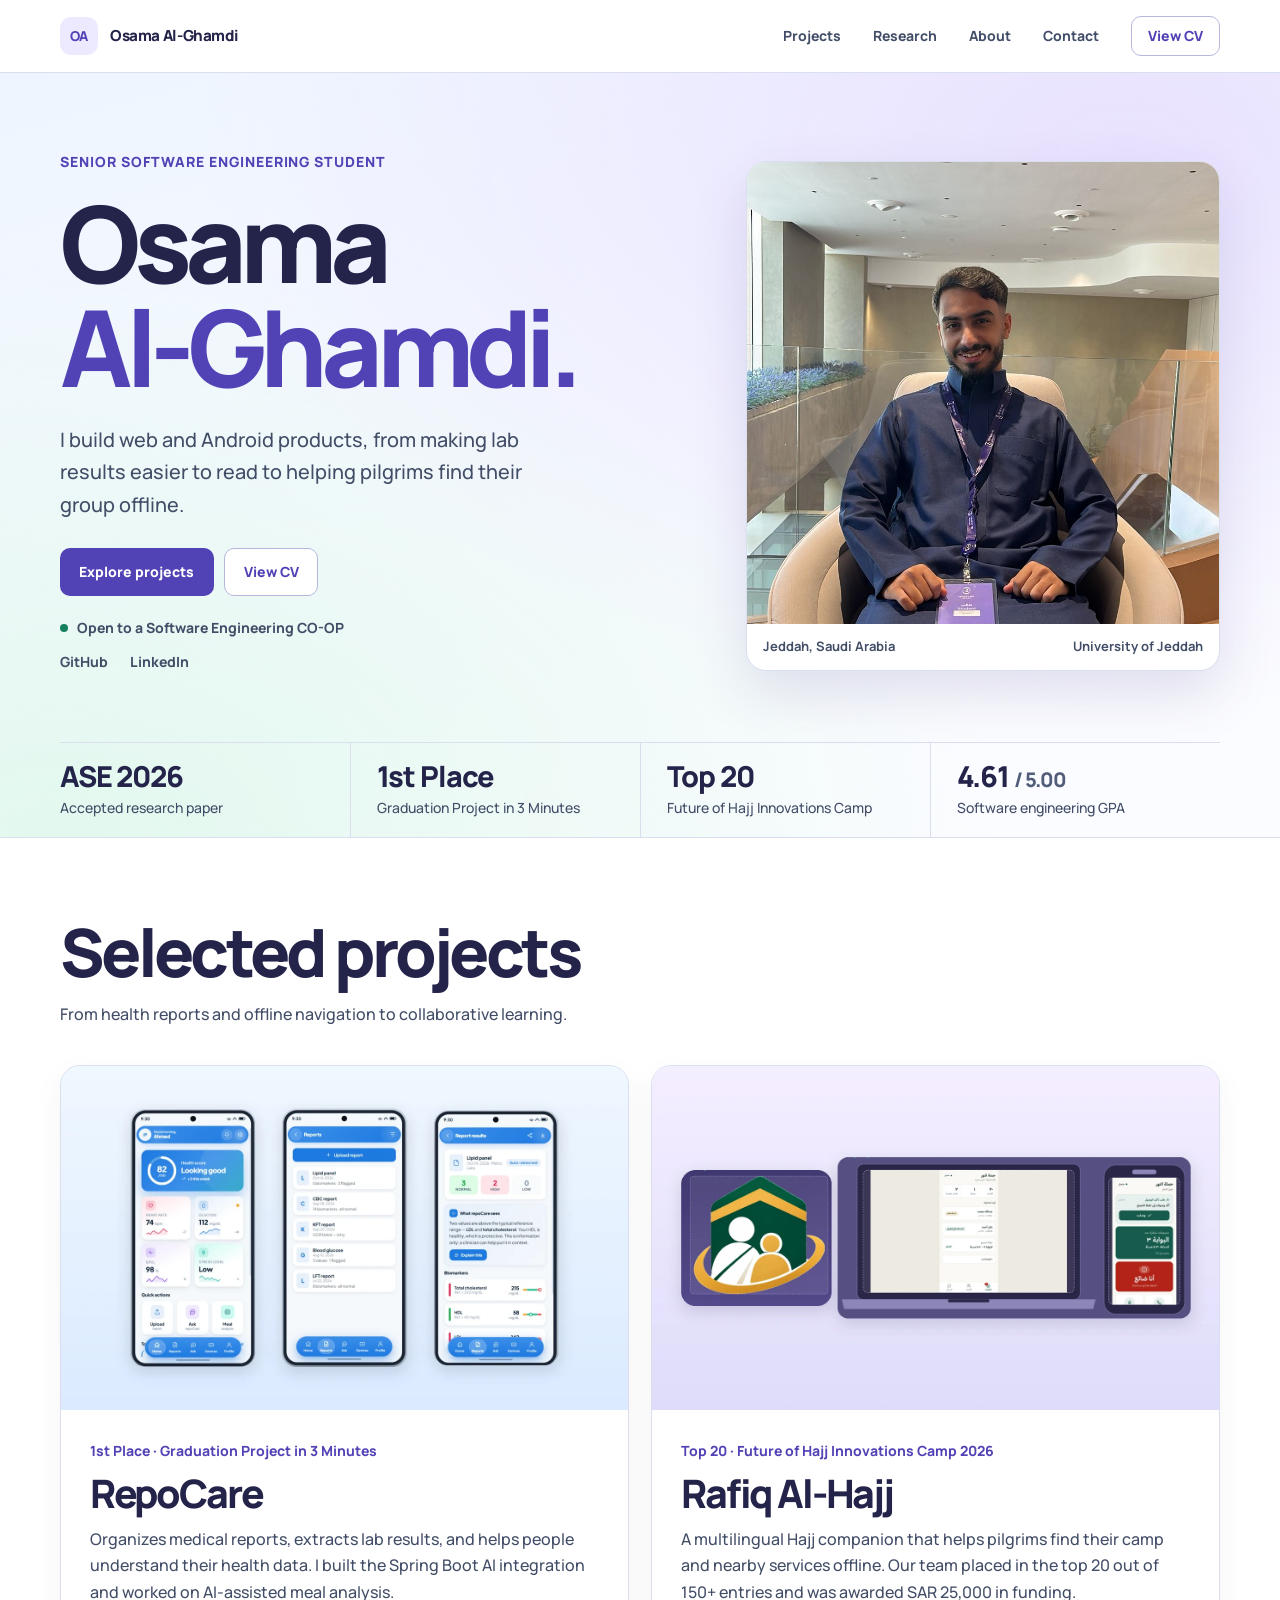
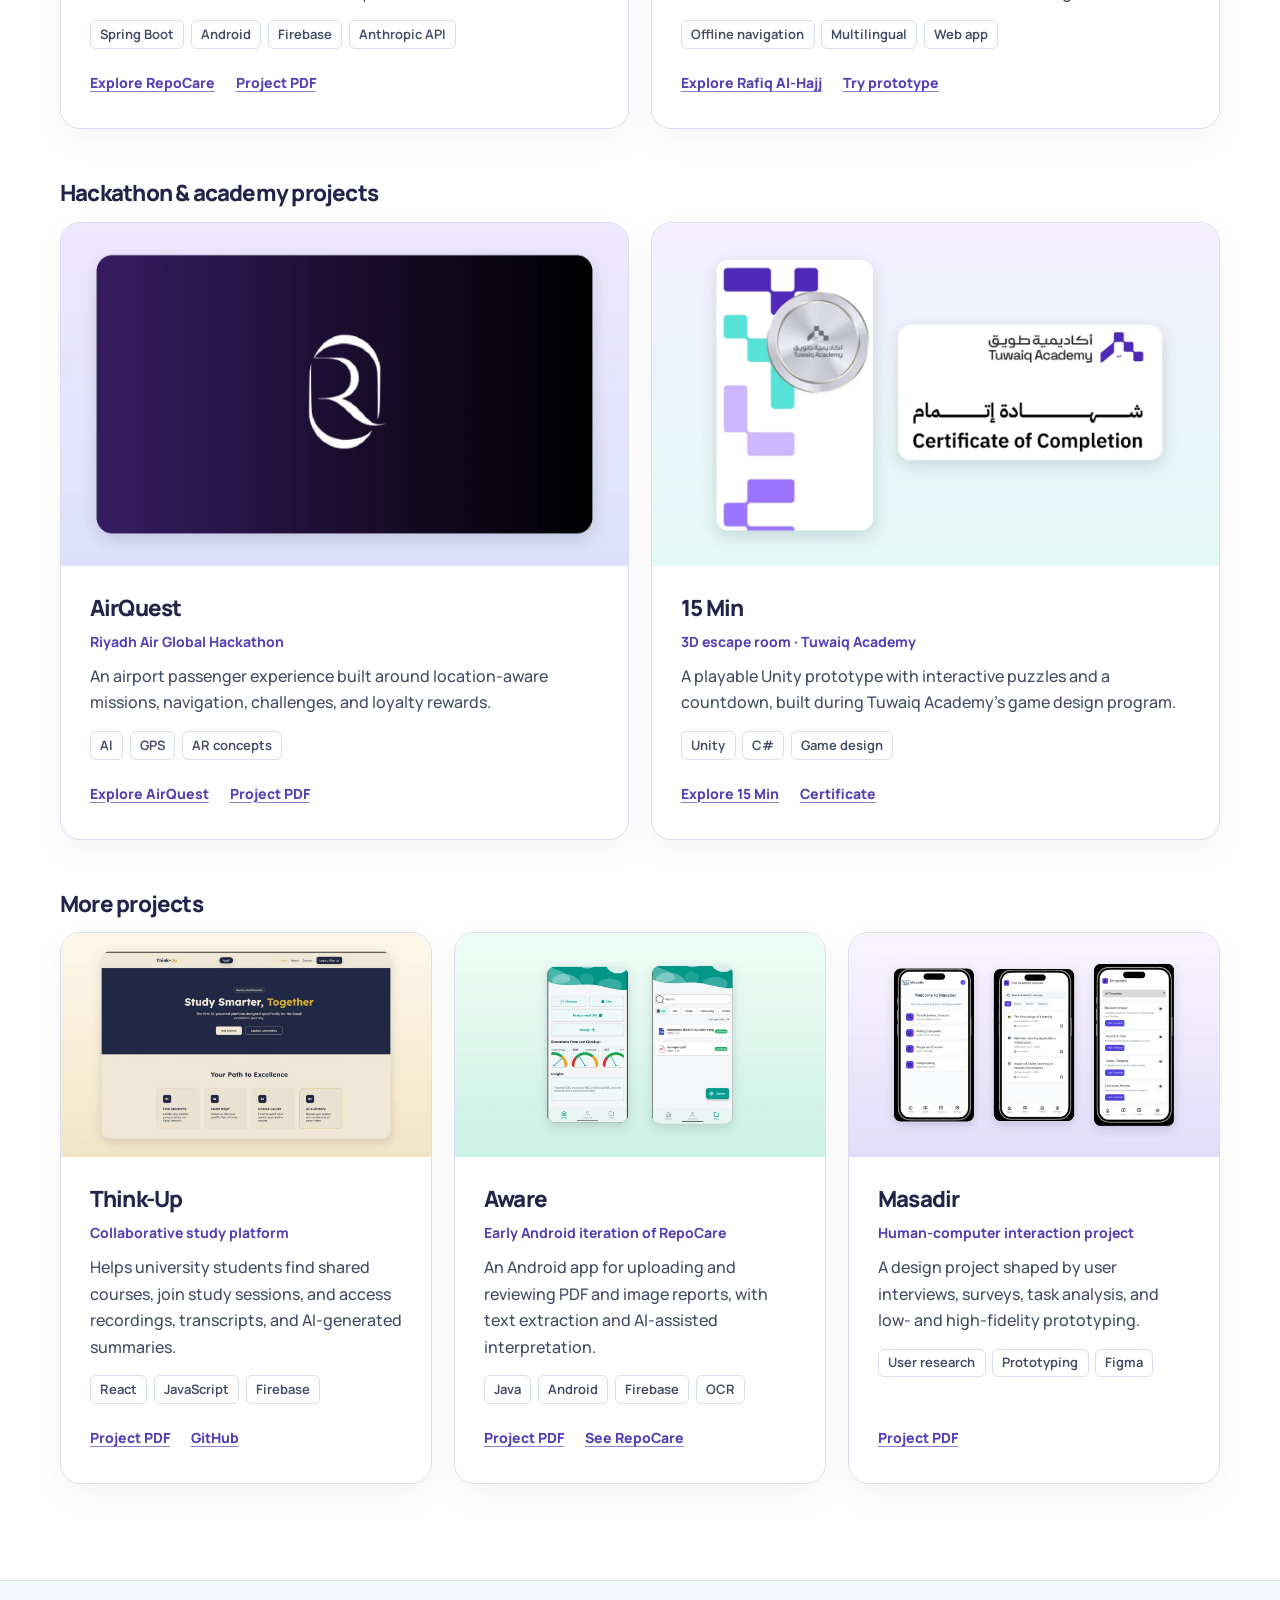
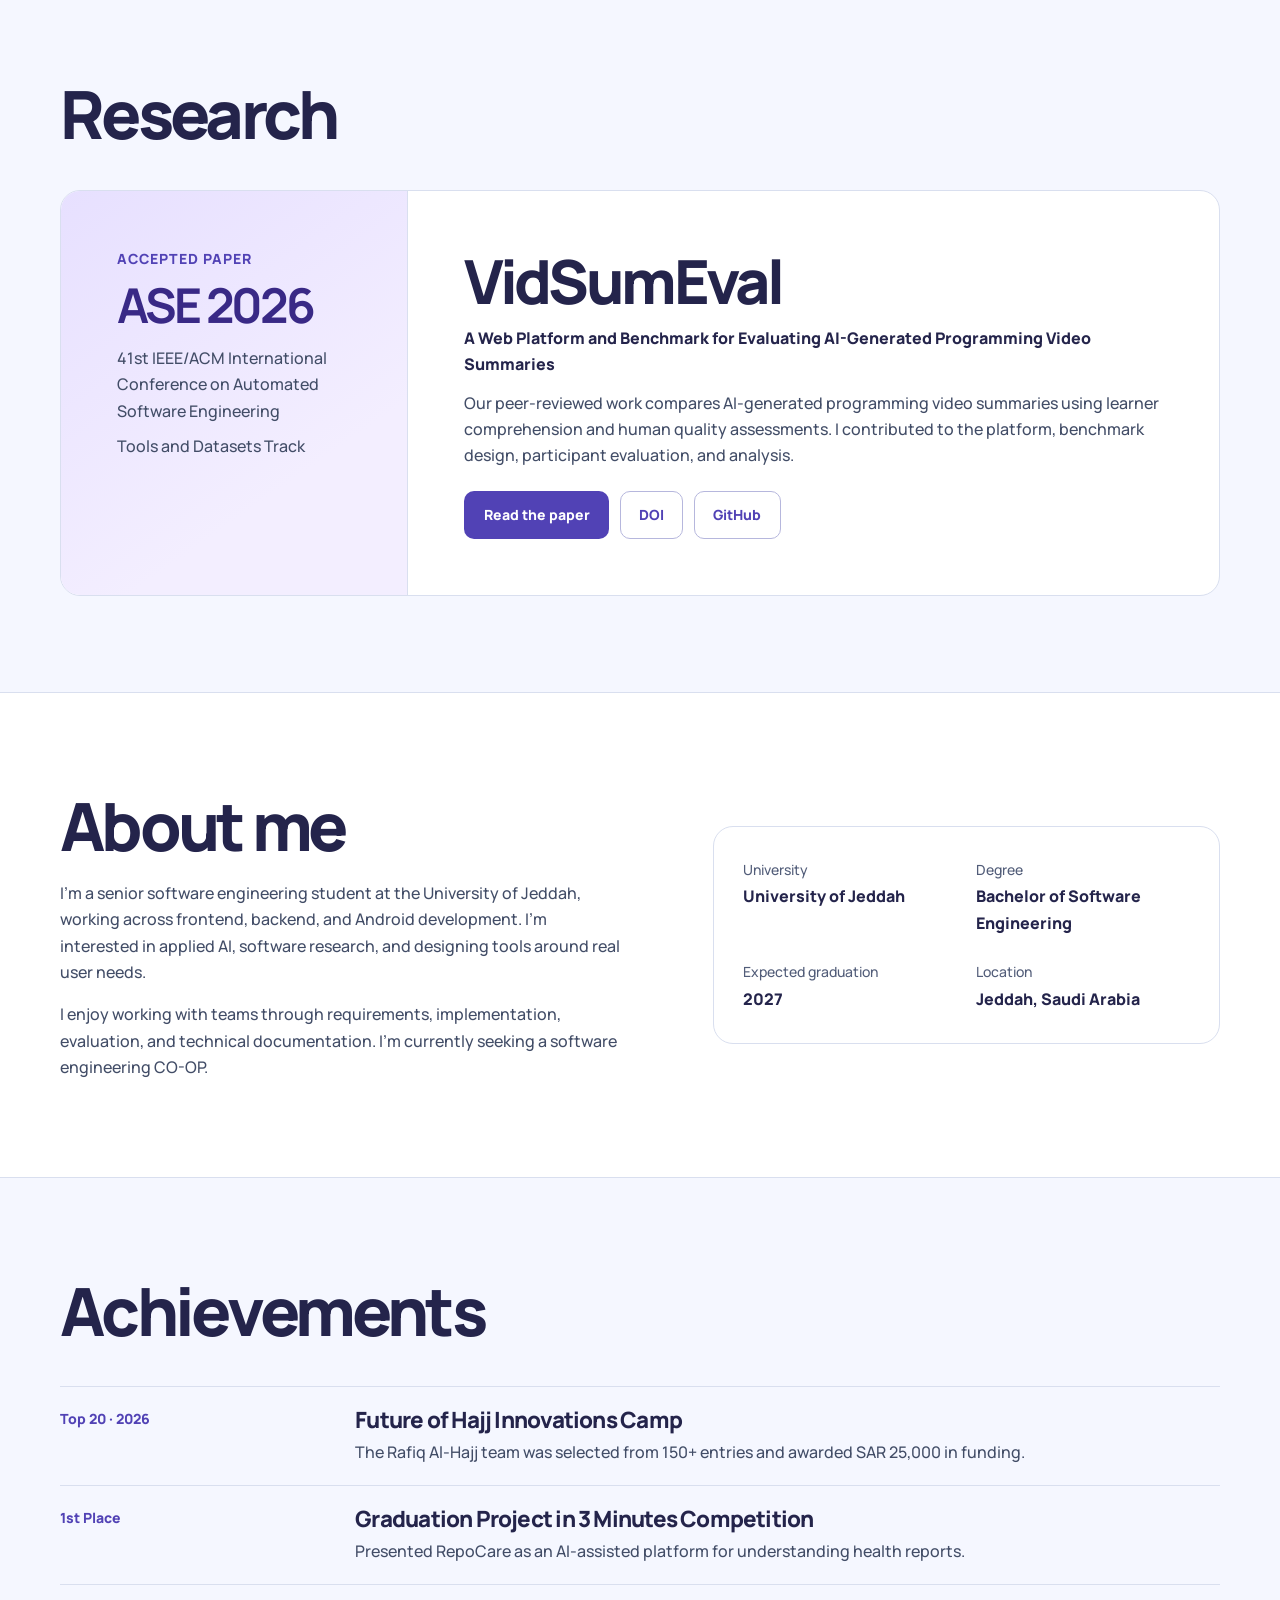
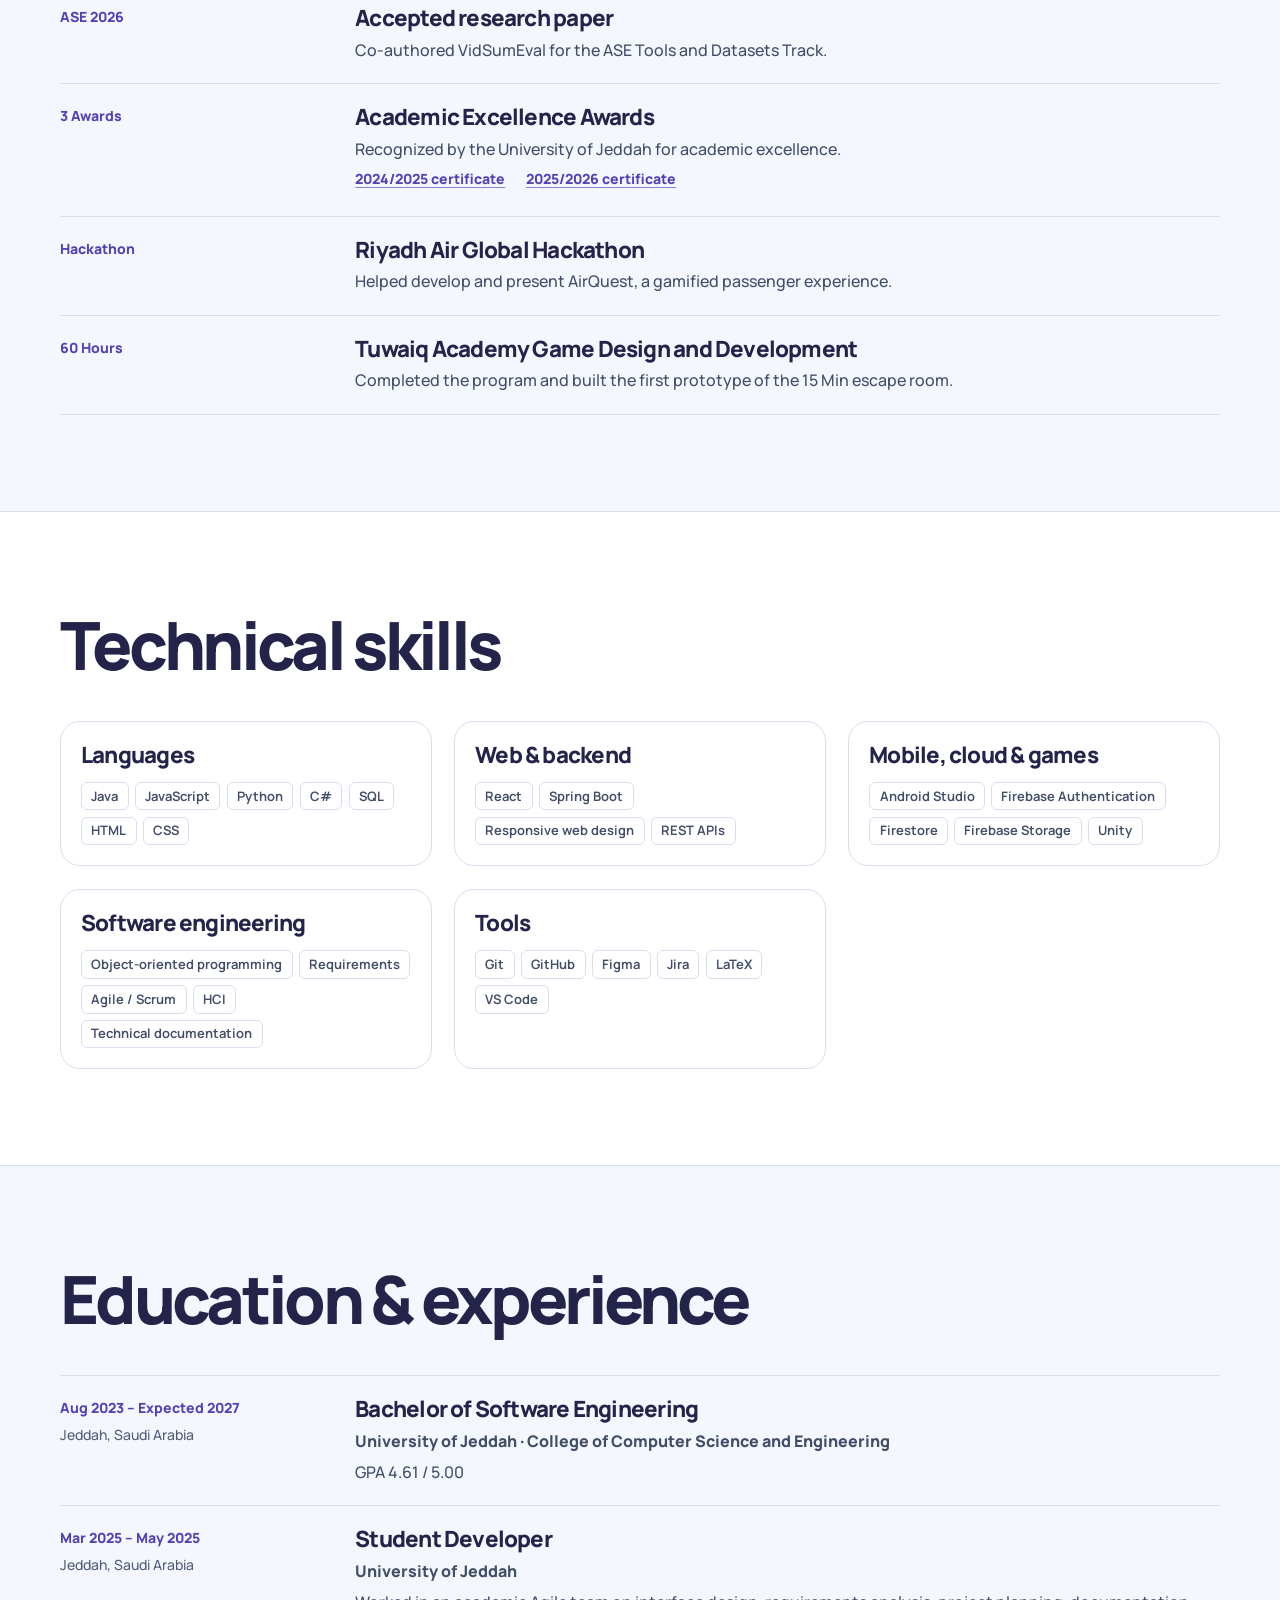
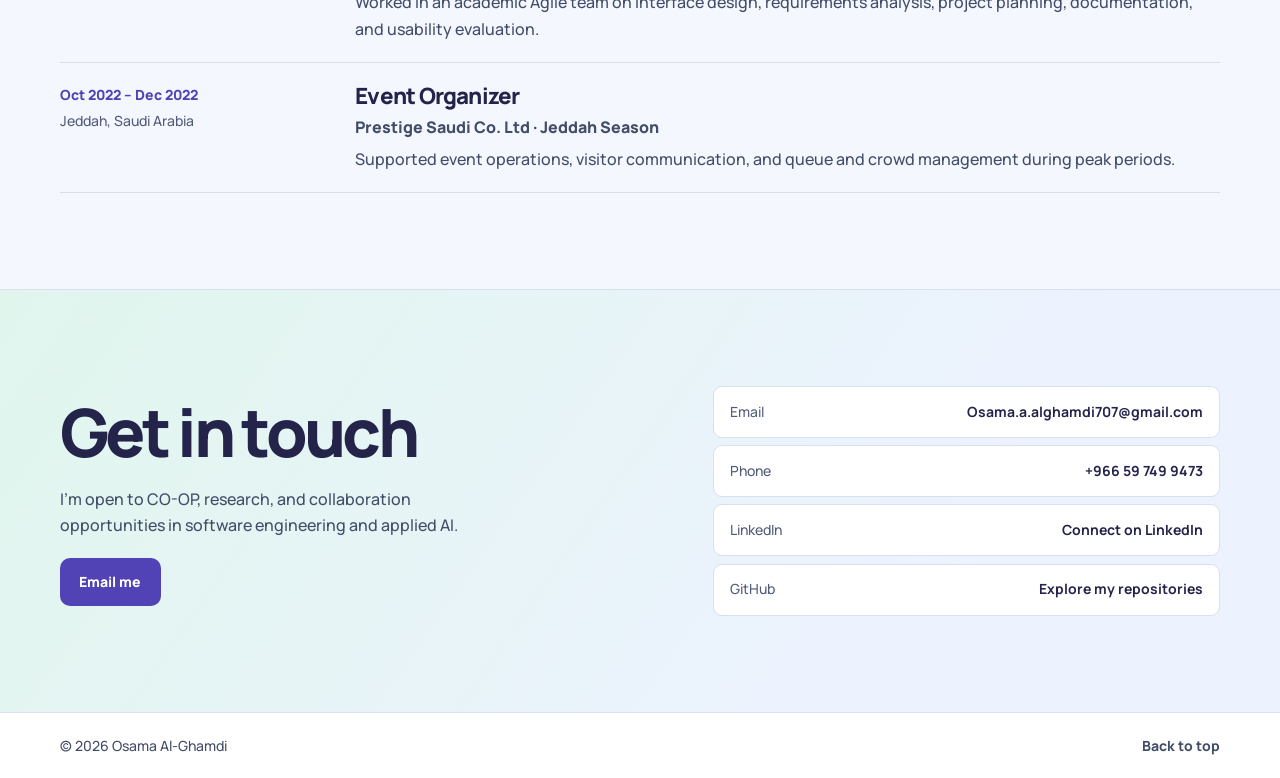
<file: index.html>
<!doctype html>
<html lang="en" class="no-js">
<head>
  <meta charset="utf-8">
  <meta name="viewport" content="width=device-width, initial-scale=1">
  <title>Osama Al-Ghamdi | Software Engineering Portfolio</title>
  <meta name="description" content="Software engineering, applied AI research, and selected projects by Osama Al-Ghamdi, a senior software engineering student at the University of Jeddah.">
  <meta name="author" content="Osama Al-Ghamdi">
  <meta name="theme-color" content="#ffffff">
  <meta property="og:title" content="Osama Al-Ghamdi | Software Engineering Portfolio">
  <meta property="og:description" content="Web and Android projects, applied AI research, and selected work by Osama Al-Ghamdi.">
  <meta property="og:type" content="website">
  <link rel="icon" href="assets/images/monogram.svg" type="image/svg+xml">
  <link rel="preload" href="assets/fonts/manrope-latin.woff2" as="font" type="font/woff2" crossorigin>
  <link rel="stylesheet" href="css/style.css">
  <script type="application/ld+json">
  {"@context":"https://schema.org","@type":"Person","name":"Osama Al-Ghamdi","jobTitle":"Software Engineering Student","affiliation":{"@type":"CollegeOrUniversity","name":"University of Jeddah"},"address":{"@type":"PostalAddress","addressLocality":"Jeddah","addressCountry":"Saudi Arabia"},"email":"mailto:Osama.a.alghamdi707@gmail.com","sameAs":["https://www.linkedin.com/in/osama-alghamdi-51555a34b","https://github.com/Ivve33"]}
  </script>
  <script src="js/main.js" defer></script>
</head>
<body>
  <a class="skip-link" href="#main-content">Skip to content</a>
  <header class="site-header">
    <div class="container nav-wrap">
      <a class="brand" href="#home">
        <span class="monogram" aria-hidden="true">OA</span>
        <span>Osama Al-Ghamdi</span>
      </a>
      <button class="nav-toggle" type="button" aria-expanded="false" aria-controls="primary-nav">Menu</button>
      <nav class="primary-nav" id="primary-nav" aria-label="Primary navigation">
        <a href="#projects">Projects</a>
        <a href="#research">Research</a>
        <a href="#about">About</a>
        <a href="#contact">Contact</a>
        <a class="button button-outline" href="assets/documents/osama-alghamdi-cv.pdf" target="_blank" rel="noopener">View CV</a>
      </nav>
    </div>
  </header>

  <main id="main-content" tabindex="-1">
    <section class="hero" id="home" aria-labelledby="hero-title">
      <div class="container hero-grid">
        <div class="hero-copy">
          <p class="eyebrow role">Senior Software Engineering Student</p>
          <h1 id="hero-title">Osama<br><span>Al-Ghamdi.</span></h1>
          <p class="hero-lead">I build web and Android products, from making lab results easier to read to helping pilgrims find their group offline.</p>
          <div class="action-row">
            <a class="button" href="#projects">Explore projects</a>
            <a class="button button-outline" href="assets/documents/osama-alghamdi-cv.pdf" target="_blank" rel="noopener">View CV</a>
          </div>
          <p class="availability">Open to a Software Engineering CO-OP</p>
          <ul class="social-links" aria-label="Social profiles">
            <li><a href="https://github.com/Ivve33" target="_blank" rel="noopener">GitHub</a></li>
            <li><a href="https://www.linkedin.com/in/osama-alghamdi-51555a34b" target="_blank" rel="noopener">LinkedIn</a></li>
          </ul>
        </div>
        <figure class="portrait">
          <a class="photo-link" href="assets/images/profile-photo.jpeg" aria-label="Open full portrait"><img src="assets/images/profile-photo.jpeg" alt="Osama Al-Ghamdi" width="900" height="1600" fetchpriority="high"></a>
          <figcaption><span>Jeddah, Saudi Arabia</span><span>University of Jeddah</span></figcaption>
        </figure>
      </div>
      <ul class="container highlights" aria-label="Portfolio highlights">
        <li><a href="#research"><strong>ASE 2026</strong><span>Accepted research paper</span></a></li>
        <li><a href="#repocare"><strong>1st Place</strong><span>Graduation Project in 3 Minutes</span></a></li>
        <li><a href="#rafiq"><strong>Top 20</strong><span>Future of Hajj Innovations Camp</span></a></li>
        <li><a href="#experience"><strong>4.61 <small>/ 5.00</small></strong><span>Software engineering GPA</span></a></li>
      </ul>
    </section>

    <section class="section" id="projects" aria-labelledby="projects-title">
      <div class="container">
        <div class="section-heading">
          <h2 id="projects-title">Selected projects</h2>
          <p>From health reports and offline navigation to collaborative learning.</p>
        </div>
        <div class="featured-grid">
          <article class="project-card featured-card" id="repocare">
            <div class="project-visual"><img src="assets/images/project-covers/repocare.webp" alt="Three RepoCare screens for health tracking, medical reports, and lab results" width="1320" height="800" loading="lazy" decoding="async"></div>
            <div class="project-content">
              <p class="project-award">1st Place · Graduation Project in 3 Minutes</p>
              <h3>RepoCare</h3>
              <p>Organizes medical reports, extracts lab results, and helps people understand their health data. I built the Spring Boot AI integration and worked on AI-assisted meal analysis.</p>
              <ul class="tags" aria-label="Technologies"><li>Spring Boot</li><li>Android</li><li>Firebase</li><li>Anthropic API</li></ul>
              <div class="card-links"><a href="projects/repocare/index.html">Explore RepoCare</a><a href="assets/documents/repocare-project.pdf" target="_blank" rel="noopener">Project PDF</a></div>
            </div>
          </article>

          <article class="project-card featured-card" id="rafiq">
            <div class="project-visual"><img src="assets/images/project-covers/rafiq-al-hajj.webp" alt="Rafiq Al-Hajj logo and its campaign dashboard and pilgrim app" width="1320" height="800" loading="lazy" decoding="async"></div>
            <div class="project-content">
              <p class="project-award">Top 20 · Future of Hajj Innovations Camp 2026</p>
              <h3>Rafiq Al-Hajj</h3>
              <p>A multilingual Hajj companion that helps pilgrims find their camp and nearby services offline. Our team placed in the top 20 out of 150+ entries and was awarded SAR 25,000 in funding.</p>
              <ul class="tags" aria-label="Project features"><li>Offline navigation</li><li>Multilingual</li><li>Web app</li></ul>
              <div class="card-links"><a href="projects/rafiq-al-hajj/index.html">Explore Rafiq Al-Hajj</a><a href="https://rafiq-alhaj-nine.vercel.app/" target="_blank" rel="noopener">Try prototype</a></div>
            </div>
          </article>
        </div>

        <h3 class="subsection-heading">Hackathon &amp; academy projects</h3>
        <div class="featured-grid">
          <article class="project-card">
            <div class="project-visual"><img src="assets/images/project-covers/airquest.webp" alt="Riyadh Air visual identity from the AirQuest hackathon pitch" width="1320" height="800" loading="lazy" decoding="async"></div>
            <div class="project-content">
              <h3>AirQuest</h3>
              <p class="project-type">Riyadh Air Global Hackathon</p>
              <p>An airport passenger experience built around location-aware missions, navigation, challenges, and loyalty rewards.</p>
              <ul class="tags" aria-label="Project features"><li>AI</li><li>GPS</li><li>AR concepts</li></ul>
              <div class="card-links"><a href="projects/airquest/index.html">Explore AirQuest</a><a href="assets/documents/airquest-project.pdf" target="_blank" rel="noopener">Project PDF</a></div>
            </div>
          </article>
          <article class="project-card">
            <div class="project-visual"><img src="assets/images/project-covers/15-min.webp" alt="Tuwaiq Academy artwork from the game development certificate" width="1320" height="800" loading="lazy" decoding="async"></div>
            <div class="project-content">
              <h3>15 Min</h3>
              <p class="project-type">3D escape room · Tuwaiq Academy</p>
              <p>A playable Unity prototype with interactive puzzles and a countdown, built during Tuwaiq Academy’s game design program.</p>
              <ul class="tags" aria-label="Technologies"><li>Unity</li><li>C#</li><li>Game design</li></ul>
              <div class="card-links"><a href="projects/15-min/index.html">Explore 15 Min</a><a href="assets/certificates/game-design-tuwaiq.pdf" target="_blank" rel="noopener">Certificate</a></div>
            </div>
          </article>
        </div>

        <h3 class="subsection-heading">More projects</h3>
        <div class="project-grid">
          <article class="project-card">
            <div class="project-visual"><img src="assets/images/project-covers/think-up.webp" alt="Think-Up’s student study platform homepage" width="1320" height="800" loading="lazy" decoding="async"></div>
            <div class="project-content">
              <h3>Think-Up</h3>
              <p class="project-type">Collaborative study platform</p>
              <p>Helps university students find shared courses, join study sessions, and access recordings, transcripts, and AI-generated summaries.</p>
              <ul class="tags" aria-label="Technologies"><li>React</li><li>JavaScript</li><li>Firebase</li></ul>
              <div class="card-links"><a href="assets/documents/think-up-project.pdf" target="_blank" rel="noopener">Project PDF</a><a href="https://github.com/Ivve33/Think-up" target="_blank" rel="noopener">GitHub</a></div>
            </div>
          </article>
          <article class="project-card">
            <div class="project-visual"><img src="assets/images/project-covers/aware.webp" alt="Aware’s Android health dashboard and reports screens" width="1320" height="800" loading="lazy" decoding="async"></div>
            <div class="project-content">
              <h3>Aware</h3>
              <p class="project-type">Early Android iteration of RepoCare</p>
              <p>An Android app for uploading and reviewing PDF and image reports, with text extraction and AI-assisted interpretation.</p>
              <ul class="tags" aria-label="Technologies"><li>Java</li><li>Android</li><li>Firebase</li><li>OCR</li></ul>
              <div class="card-links"><a href="assets/documents/aware-project.pdf" target="_blank" rel="noopener">Project PDF</a><a href="projects/repocare/index.html">See RepoCare</a></div>
            </div>
          </article>
          <article class="project-card">
            <div class="project-visual"><img src="assets/images/project-covers/masadir.webp" alt="Three Masadir prototype screens for finding academic sources" width="1320" height="800" loading="lazy" decoding="async"></div>
            <div class="project-content">
              <h3>Masadir</h3>
              <p class="project-type">Human-computer interaction project</p>
              <p>A design project shaped by user interviews, surveys, task analysis, and low- and high-fidelity prototyping.</p>
              <ul class="tags" aria-label="Methods and tools"><li>User research</li><li>Prototyping</li><li>Figma</li></ul>
              <div class="card-links"><a href="assets/documents/masader-project.pdf" target="_blank" rel="noopener">Project PDF</a></div>
            </div>
          </article>
        </div>
      </div>
    </section>

    <section class="section section-muted" id="research" aria-labelledby="research-title">
      <div class="container">
        <div class="section-heading"><h2 id="research-title">Research</h2></div>
        <article class="research-card">
          <div class="research-meta">
            <p class="eyebrow">Accepted paper</p>
            <strong>ASE 2026</strong>
            <p>41st IEEE/ACM International Conference on Automated Software Engineering</p>
            <p>Tools and Datasets Track</p>
          </div>
          <div class="research-content">
            <h3>VidSumEval</h3>
            <p class="paper-title">A Web Platform and Benchmark for Evaluating AI-Generated Programming Video Summaries</p>
            <p>Our peer-reviewed work compares AI-generated programming video summaries using learner comprehension and human quality assessments. I contributed to the platform, benchmark design, participant evaluation, and analysis.</p>
            <div class="action-row">
              <a class="button" href="assets/documents/vidsumeval-paper.pdf" target="_blank" rel="noopener">Read the paper</a>
              <a class="button button-outline" href="https://doi.org/10.1145/3832783.3834594" target="_blank" rel="noopener">DOI</a>
              <a class="button button-outline" href="https://github.com/Ivve33/VidSumEval" target="_blank" rel="noopener">GitHub</a>
            </div>
          </div>
        </article>
      </div>
    </section>

    <section class="section" id="about" aria-labelledby="about-title">
      <div class="container about-grid">
        <div>
          <h2 id="about-title">About me</h2>
          <p class="about-intro">I’m a senior software engineering student at the University of Jeddah, working across frontend, backend, and Android development. I’m interested in applied AI, software research, and designing tools around real user needs.</p>
          <p>I enjoy working with teams through requirements, implementation, evaluation, and technical documentation. I’m currently seeking a software engineering CO-OP.</p>
        </div>
        <dl class="facts">
          <div><dt>University</dt><dd>University of Jeddah</dd></div>
          <div><dt>Degree</dt><dd>Bachelor of Software Engineering</dd></div>
          <div><dt>Expected graduation</dt><dd>2027</dd></div>
          <div><dt>Location</dt><dd>Jeddah, Saudi Arabia</dd></div>
        </dl>
      </div>
    </section>

    <section class="section section-muted" id="achievements" aria-labelledby="achievements-title">
      <div class="container">
        <div class="section-heading"><h2 id="achievements-title">Achievements</h2></div>
        <ul class="detail-list">
          <li><span class="detail-label">Top 20 · 2026</span><div><h3>Future of Hajj Innovations Camp</h3><p>The Rafiq Al-Hajj team was selected from 150+ entries and awarded SAR 25,000 in funding.</p></div></li>
          <li><span class="detail-label">1st Place</span><div><h3>Graduation Project in 3 Minutes Competition</h3><p>Presented RepoCare as an AI-assisted platform for understanding health reports.</p></div></li>
          <li><span class="detail-label">ASE 2026</span><div><h3>Accepted research paper</h3><p>Co-authored VidSumEval for the ASE Tools and Datasets Track.</p></div></li>
          <li><span class="detail-label">3 Awards</span><div><h3>Academic Excellence Awards</h3><p>Recognized by the University of Jeddah for academic excellence.</p><div class="card-links"><a href="assets/certificates/academic-excellence-2024-2025.jpeg" target="_blank" rel="noopener">2024/2025 certificate</a><a href="assets/certificates/academic-excellence-2025-2026.jpeg" target="_blank" rel="noopener">2025/2026 certificate</a></div></div></li>
          <li><span class="detail-label">Hackathon</span><div><h3>Riyadh Air Global Hackathon</h3><p>Helped develop and present AirQuest, a gamified passenger experience.</p></div></li>
          <li><span class="detail-label">60 Hours</span><div><h3>Tuwaiq Academy Game Design and Development</h3><p>Completed the program and built the first prototype of the 15 Min escape room.</p></div></li>
        </ul>
      </div>
    </section>

    <section class="section" id="skills" aria-labelledby="skills-title">
      <div class="container">
        <div class="section-heading"><h2 id="skills-title">Technical skills</h2></div>
        <div class="skills-grid">
          <article class="skill-group"><h3>Languages</h3><ul class="tags"><li>Java</li><li>JavaScript</li><li>Python</li><li>C#</li><li>SQL</li><li>HTML</li><li>CSS</li></ul></article>
          <article class="skill-group"><h3>Web &amp; backend</h3><ul class="tags"><li>React</li><li>Spring Boot</li><li>Responsive web design</li><li>REST APIs</li></ul></article>
          <article class="skill-group"><h3>Mobile, cloud &amp; games</h3><ul class="tags"><li>Android Studio</li><li>Firebase Authentication</li><li>Firestore</li><li>Firebase Storage</li><li>Unity</li></ul></article>
          <article class="skill-group"><h3>Software engineering</h3><ul class="tags"><li>Object-oriented programming</li><li>Requirements</li><li>Agile / Scrum</li><li>HCI</li><li>Technical documentation</li></ul></article>
          <article class="skill-group"><h3>Tools</h3><ul class="tags"><li>Git</li><li>GitHub</li><li>Figma</li><li>Jira</li><li>LaTeX</li><li>VS Code</li></ul></article>
        </div>
      </div>
    </section>

    <section class="section section-muted" id="experience" aria-labelledby="experience-title">
      <div class="container">
        <div class="section-heading"><h2 id="experience-title">Education &amp; experience</h2></div>
        <ul class="detail-list">
          <li><div class="timeline-meta"><span class="detail-label">Aug 2023 – Expected 2027</span><span>Jeddah, Saudi Arabia</span></div><div><h3>Bachelor of Software Engineering</h3><p class="organization">University of Jeddah · College of Computer Science and Engineering</p><p>GPA 4.61 / 5.00</p></div></li>
          <li><div class="timeline-meta"><span class="detail-label">Mar 2025 – May 2025</span><span>Jeddah, Saudi Arabia</span></div><div><h3>Student Developer</h3><p class="organization">University of Jeddah</p><p>Worked in an academic Agile team on interface design, requirements analysis, project planning, documentation, and usability evaluation.</p></div></li>
          <li><div class="timeline-meta"><span class="detail-label">Oct 2022 – Dec 2022</span><span>Jeddah, Saudi Arabia</span></div><div><h3>Event Organizer</h3><p class="organization">Prestige Saudi Co. Ltd · Jeddah Season</p><p>Supported event operations, visitor communication, and queue and crowd management during peak periods.</p></div></li>
        </ul>
      </div>
    </section>

    <section class="section contact-section" id="contact" aria-labelledby="contact-title">
      <div class="container contact-grid">
        <div>
          <h2 id="contact-title">Get in touch</h2>
          <p>I’m open to CO-OP, research, and collaboration opportunities in software engineering and applied AI.</p>
          <a class="button" href="mailto:Osama.a.alghamdi707@gmail.com">Email me</a>
        </div>
        <ul class="contact-links">
          <li><a href="mailto:Osama.a.alghamdi707@gmail.com"><span>Email</span><strong>Osama.a.alghamdi707@gmail.com</strong></a></li>
          <li><a href="tel:+966597499473"><span>Phone</span><strong>+966 59 749 9473</strong></a></li>
          <li><a href="https://www.linkedin.com/in/osama-alghamdi-51555a34b" target="_blank" rel="noopener"><span>LinkedIn</span><strong>Connect on LinkedIn</strong></a></li>
          <li><a href="https://github.com/Ivve33" target="_blank" rel="noopener"><span>GitHub</span><strong>Explore my repositories</strong></a></li>
        </ul>
      </div>
    </section>
  </main>

  <footer class="site-footer">
    <div class="container footer-wrap">
      <p>© <span id="current-year">2026</span> Osama Al-Ghamdi</p>
      <a href="#home">Back to top</a>
    </div>
  </footer>
</body>
</html>
</file>
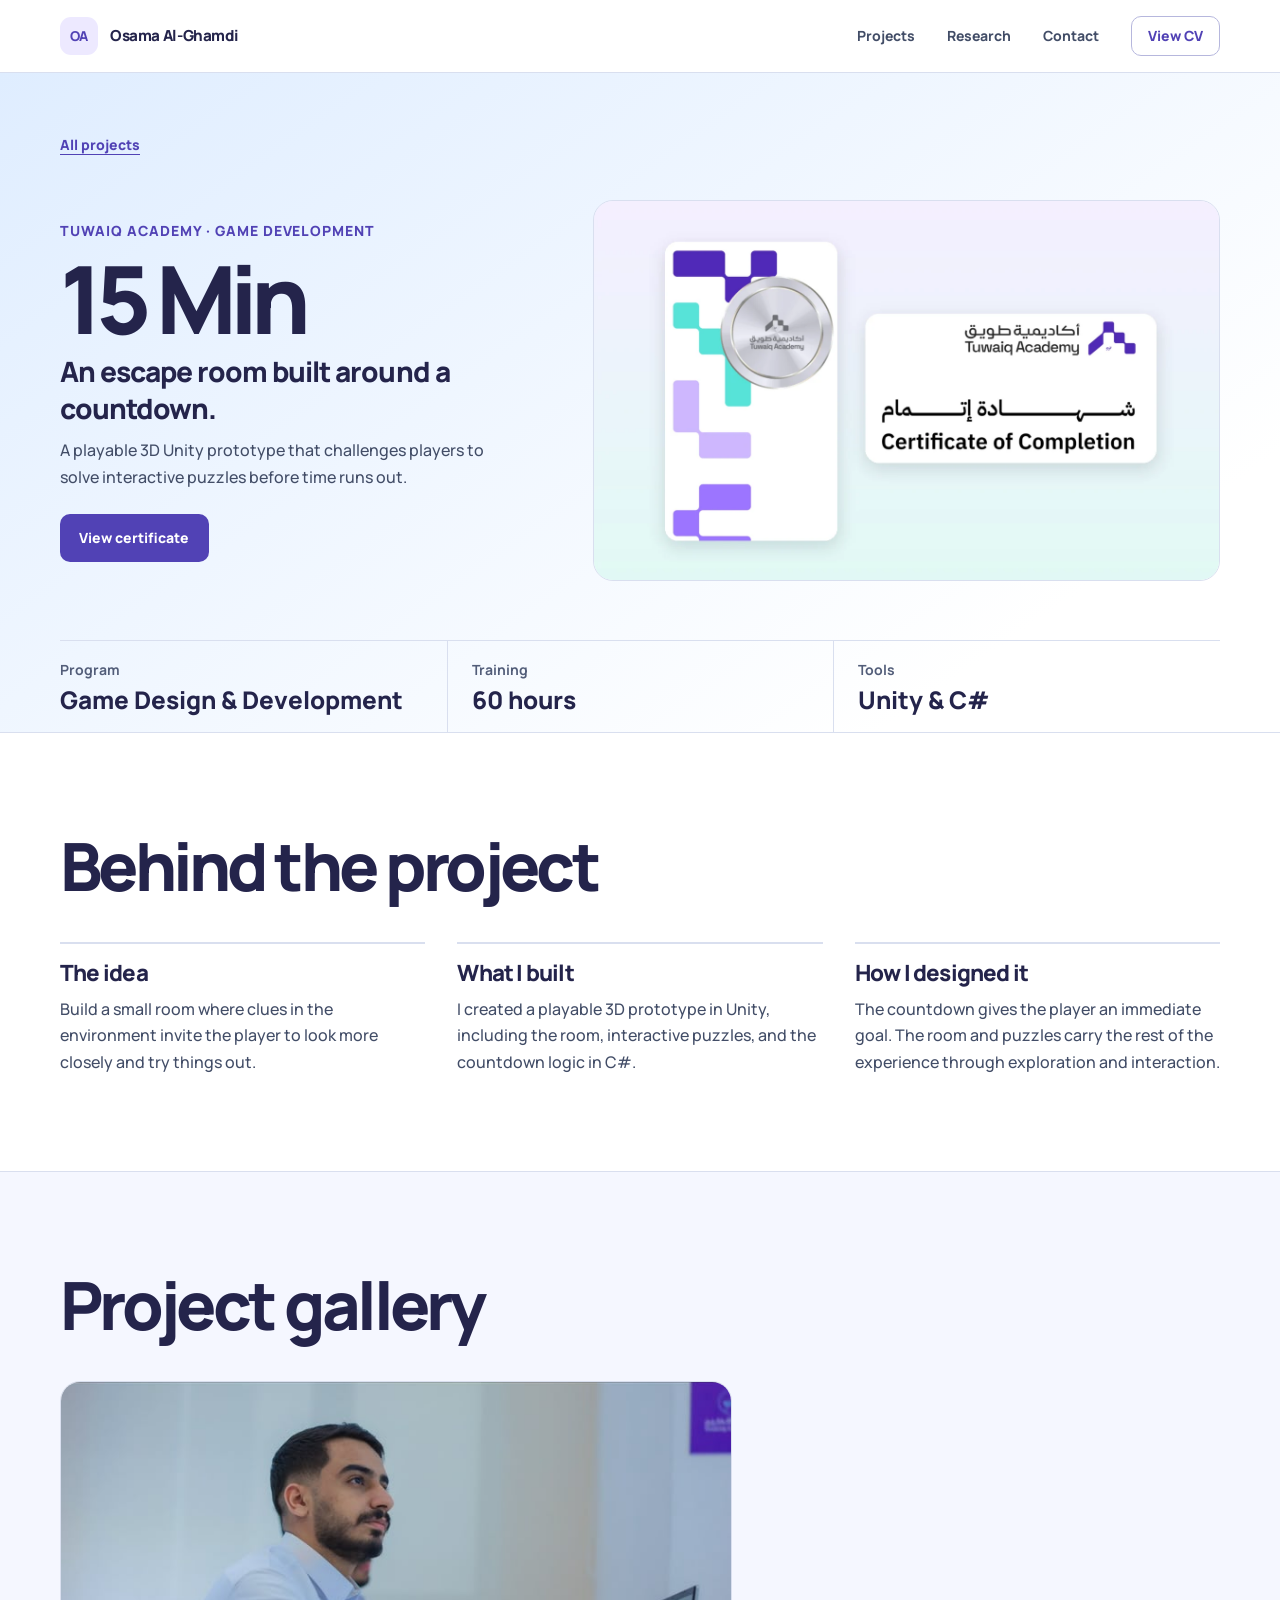
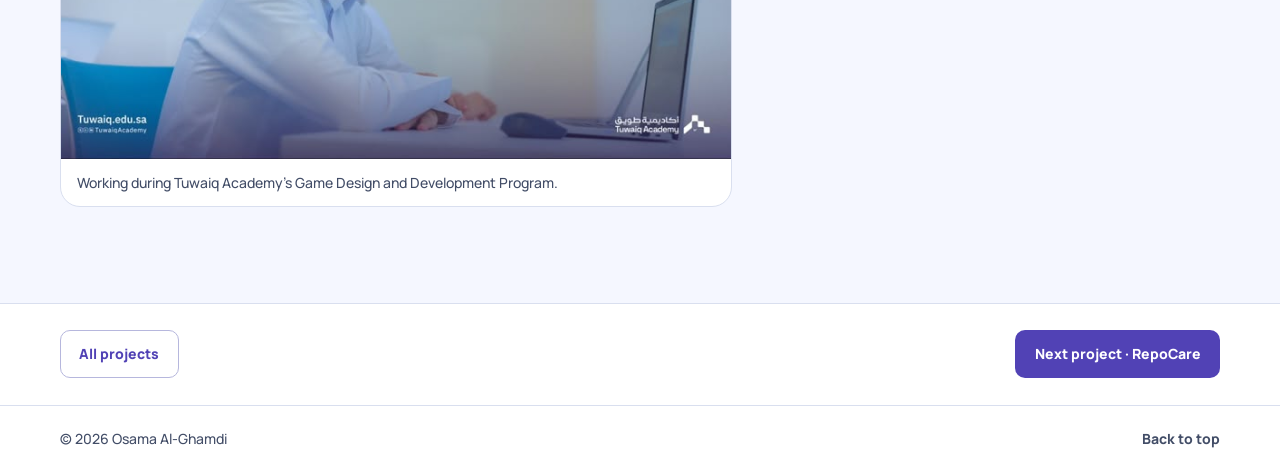
<file: projects/15-min/index.html>
<!doctype html>
<html lang="en" class="no-js">
<head>
  <meta charset="utf-8">
  <meta name="viewport" content="width=device-width, initial-scale=1">
  <title>15 Min | Osama Al-Ghamdi</title>
  <meta name="description" content="A playable 3D Unity prototype that challenges players to solve interactive puzzles before time runs out.">
  <meta name="theme-color" content="#ffffff">
  <link rel="icon" href="../../assets/images/monogram.svg" type="image/svg+xml">
  <link rel="preload" href="../../assets/fonts/manrope-latin.woff2" as="font" type="font/woff2" crossorigin>
  <link rel="stylesheet" href="../../css/style.css">
  <script src="../../js/main.js" defer></script>
</head>
<body class="case-page case-15-min">
  <a class="skip-link" href="#main-content">Skip to content</a>
  <header class="site-header">
    <div class="container nav-wrap">
      <a class="brand" href="../../index.html"><span class="monogram" aria-hidden="true">OA</span><span>Osama Al-Ghamdi</span></a>
      <button class="nav-toggle" type="button" aria-expanded="false" aria-controls="primary-nav">Menu</button>
      <nav class="primary-nav" id="primary-nav" aria-label="Primary navigation">
        <a href="../../index.html#projects">Projects</a>
        <a href="../../index.html#research">Research</a>
        <a href="../../index.html#contact">Contact</a>
        <a class="button button-outline" href="../../assets/documents/osama-alghamdi-cv.pdf" target="_blank" rel="noopener">View CV</a>
      </nav>
    </div>
  </header>

  <main id="main-content" tabindex="-1">
    <section class="case-hero" aria-labelledby="case-title">
      <div class="container">
        <a class="case-back" href="../../index.html#projects">All projects</a>
        <div class="case-layout">
          <div class="case-copy">
            <p class="eyebrow">Tuwaiq Academy · Game development</p>
            <h1 id="case-title">15 Min</h1>
            <p class="case-lead">An escape room built around a countdown.</p>
            <p>A playable 3D Unity prototype that challenges players to solve interactive puzzles before time runs out.</p>
            <div class="action-row">
              <a class="button" href="../../assets/certificates/game-design-tuwaiq.pdf" target="_blank" rel="noopener">View certificate</a>
            </div>
          </div>
          <figure class="case-photo case-cover"><img src="../../assets/images/project-covers/15-min.webp" alt="Tuwaiq Academy artwork from the game development certificate" width="1320" height="800" fetchpriority="high"></figure>
        </div>
      </div>
      <dl class="container case-facts">
        <div><dt>Program</dt><dd>Game Design &amp; Development</dd></div>
        <div><dt>Training</dt><dd>60 hours</dd></div>
        <div><dt>Tools</dt><dd>Unity &amp; C#</dd></div>
      </dl>
    </section>

    <section class="section" aria-labelledby="case-details">
      <div class="container">
        <div class="section-heading"><h2 id="case-details">Behind the project</h2></div>
        <div class="case-notes">
        <article><h3>The idea</h3><p>Build a small room where clues in the environment invite the player to look more closely and try things out.</p></article>
        <article><h3>What I built</h3><p>I created a playable 3D prototype in Unity, including the room, interactive puzzles, and the countdown logic in C#.</p></article>
        <article><h3>How I designed it</h3><p>The countdown gives the player an immediate goal. The room and puzzles carry the rest of the experience through exploration and interaction.</p></article>
        </div>
      </div>
    </section>

    <section class="section section-muted" aria-labelledby="gallery-title">
      <div class="container">
        <div class="section-heading"><h2 id="gallery-title">Project gallery</h2></div>
        <div class="case-gallery">
          <figure class="case-photo event-photo"><a class="photo-link" href="media/tuwaiq-academy.jpg" aria-label="Open full project photo"><img src="media/tuwaiq-academy.jpg" alt="Osama working at a laptop during the Tuwaiq Academy program" width="740" height="1600" loading="lazy" decoding="async"></a><figcaption>Working during Tuwaiq Academy’s Game Design and Development Program.</figcaption></figure>
        </div>
      </div>
    </section>
    <div class="container case-next">
      <a class="button button-outline" href="../../index.html#projects">All projects</a>
      <a class="button" href="../repocare/index.html">Next project · RepoCare</a>
    </div>
  </main>

  <footer class="site-footer">
    <div class="container footer-wrap">
      <p>© <span id="current-year">2026</span> Osama Al-Ghamdi</p>
      <a href="#main-content">Back to top</a>
    </div>
  </footer>
</body>
</html>
</file>
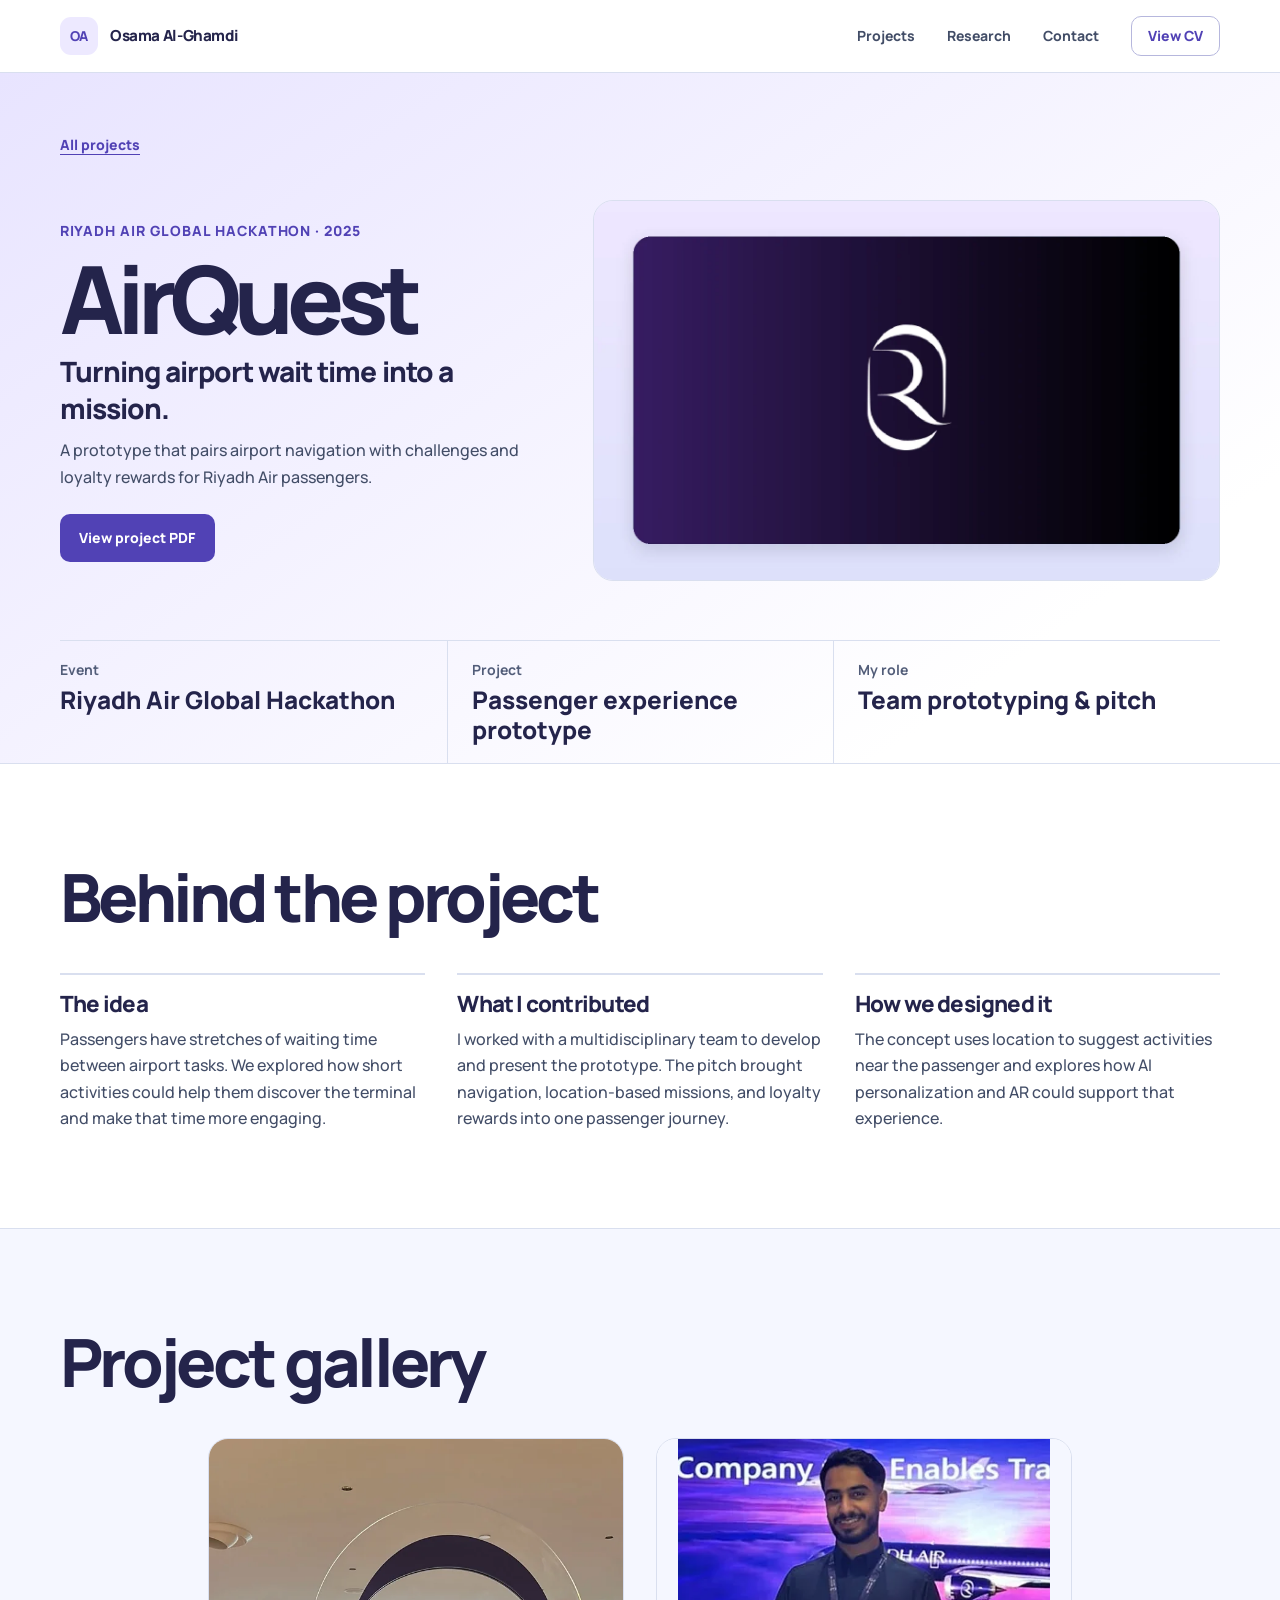
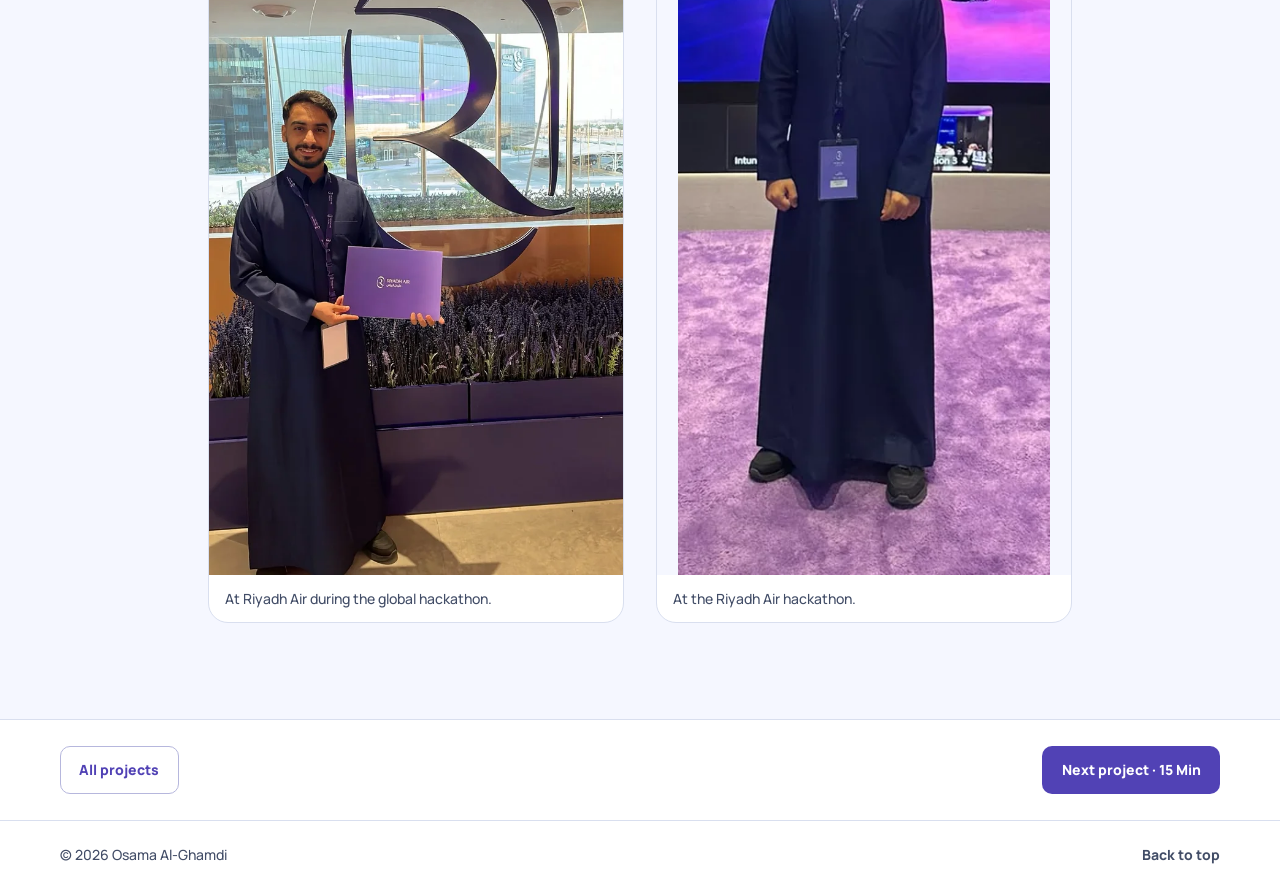
<file: projects/airquest/index.html>
<!doctype html>
<html lang="en" class="no-js">
<head>
  <meta charset="utf-8">
  <meta name="viewport" content="width=device-width, initial-scale=1">
  <title>AirQuest | Osama Al-Ghamdi</title>
  <meta name="description" content="A prototype that pairs airport navigation with challenges and loyalty rewards for Riyadh Air passengers.">
  <meta name="theme-color" content="#ffffff">
  <link rel="icon" href="../../assets/images/monogram.svg" type="image/svg+xml">
  <link rel="preload" href="../../assets/fonts/manrope-latin.woff2" as="font" type="font/woff2" crossorigin>
  <link rel="stylesheet" href="../../css/style.css">
  <script src="../../js/main.js" defer></script>
</head>
<body class="case-page case-airquest">
  <a class="skip-link" href="#main-content">Skip to content</a>
  <header class="site-header">
    <div class="container nav-wrap">
      <a class="brand" href="../../index.html"><span class="monogram" aria-hidden="true">OA</span><span>Osama Al-Ghamdi</span></a>
      <button class="nav-toggle" type="button" aria-expanded="false" aria-controls="primary-nav">Menu</button>
      <nav class="primary-nav" id="primary-nav" aria-label="Primary navigation">
        <a href="../../index.html#projects">Projects</a>
        <a href="../../index.html#research">Research</a>
        <a href="../../index.html#contact">Contact</a>
        <a class="button button-outline" href="../../assets/documents/osama-alghamdi-cv.pdf" target="_blank" rel="noopener">View CV</a>
      </nav>
    </div>
  </header>

  <main id="main-content" tabindex="-1">
    <section class="case-hero" aria-labelledby="case-title">
      <div class="container">
        <a class="case-back" href="../../index.html#projects">All projects</a>
        <div class="case-layout">
          <div class="case-copy">
            <p class="eyebrow">Riyadh Air Global Hackathon · 2025</p>
            <h1 id="case-title">AirQuest</h1>
            <p class="case-lead">Turning airport wait time into a mission.</p>
            <p>A prototype that pairs airport navigation with challenges and loyalty rewards for Riyadh Air passengers.</p>
            <div class="action-row">
              <a class="button" href="../../assets/documents/airquest-project.pdf" target="_blank" rel="noopener">View project PDF</a>
            </div>
          </div>
          <figure class="case-photo case-cover"><img src="../../assets/images/project-covers/airquest.webp" alt="Riyadh Air visual identity from the AirQuest hackathon pitch" width="1320" height="800" fetchpriority="high"></figure>
        </div>
      </div>
      <dl class="container case-facts">
        <div><dt>Event</dt><dd>Riyadh Air Global Hackathon</dd></div>
        <div><dt>Project</dt><dd>Passenger experience prototype</dd></div>
        <div><dt>My role</dt><dd>Team prototyping &amp; pitch</dd></div>
      </dl>
    </section>

    <section class="section" aria-labelledby="case-details">
      <div class="container">
        <div class="section-heading"><h2 id="case-details">Behind the project</h2></div>
        <div class="case-notes">
        <article><h3>The idea</h3><p>Passengers have stretches of waiting time between airport tasks. We explored how short activities could help them discover the terminal and make that time more engaging.</p></article>
        <article><h3>What I contributed</h3><p>I worked with a multidisciplinary team to develop and present the prototype. The pitch brought navigation, location-based missions, and loyalty rewards into one passenger journey.</p></article>
        <article><h3>How we designed it</h3><p>The concept uses location to suggest activities near the passenger and explores how AI personalization and AR could support that experience.</p></article>
        </div>
      </div>
    </section>

    <section class="section section-muted" aria-labelledby="gallery-title">
      <div class="container">
        <div class="section-heading"><h2 id="gallery-title">Project gallery</h2></div>
        <div class="case-gallery">
          <figure class="case-photo event-photo"><a class="photo-link" href="media/riyadh-air.webp" aria-label="Open full project photo"><img src="media/riyadh-air.webp" alt="Osama at Riyadh Air holding a branded folder" width="675" height="1200" loading="lazy" decoding="async"></a><figcaption>At Riyadh Air during the global hackathon.</figcaption></figure>
          <figure class="case-photo stage-photo"><a class="photo-link" href="media/hackathon-stage.webp"><img src="media/hackathon-stage.webp" alt="Osama at the Riyadh Air hackathon venue" width="405" height="800" loading="lazy" decoding="async"></a><figcaption>At the Riyadh Air hackathon.</figcaption></figure>
        </div>
      </div>
    </section>
    <div class="container case-next">
      <a class="button button-outline" href="../../index.html#projects">All projects</a>
      <a class="button" href="../15-min/index.html">Next project · 15 Min</a>
    </div>
  </main>

  <footer class="site-footer">
    <div class="container footer-wrap">
      <p>© <span id="current-year">2026</span> Osama Al-Ghamdi</p>
      <a href="#main-content">Back to top</a>
    </div>
  </footer>
</body>
</html>
</file>
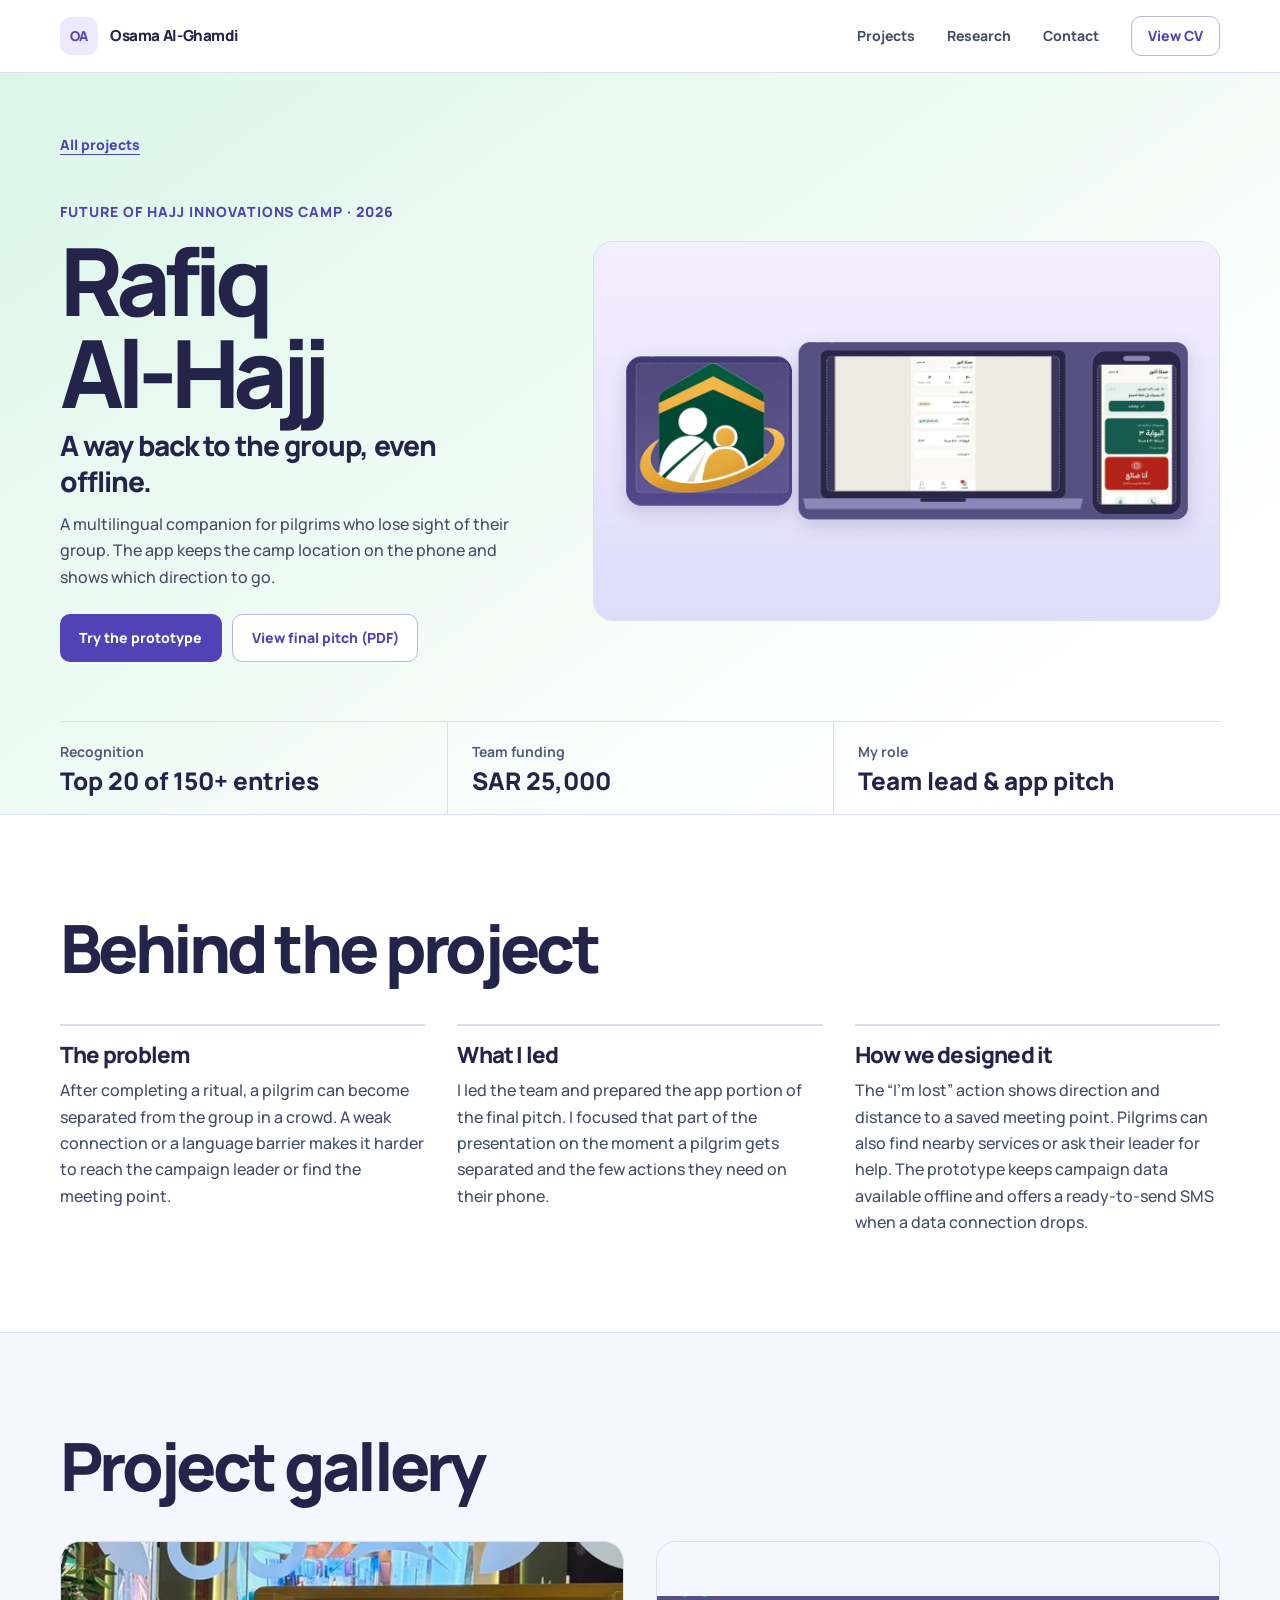
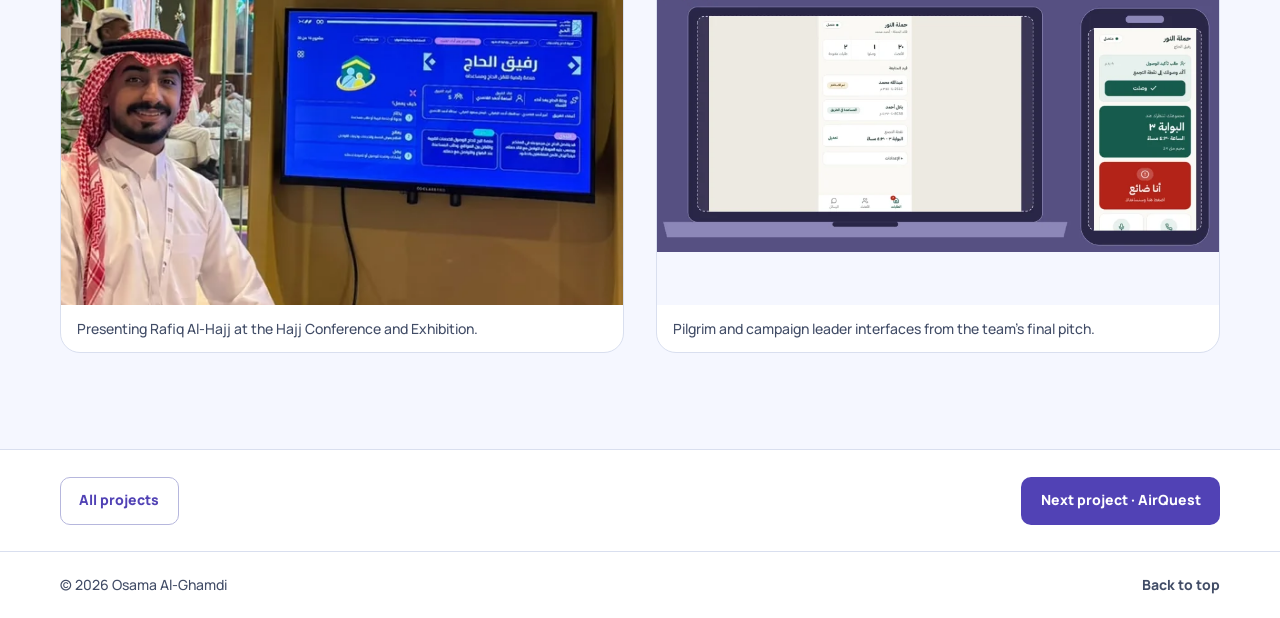
<file: projects/rafiq-al-hajj/index.html>
<!doctype html>
<html lang="en" class="no-js">
<head>
  <meta charset="utf-8">
  <meta name="viewport" content="width=device-width, initial-scale=1">
  <title>Rafiq Al-Hajj | Osama Al-Ghamdi</title>
  <meta name="description" content="A multilingual companion for pilgrims who lose sight of their group. The app keeps the camp location on the phone and shows which direction to go.">
  <meta name="theme-color" content="#ffffff">
  <link rel="icon" href="../../assets/images/monogram.svg" type="image/svg+xml">
  <link rel="preload" href="../../assets/fonts/manrope-latin.woff2" as="font" type="font/woff2" crossorigin>
  <link rel="stylesheet" href="../../css/style.css">
  <script src="../../js/main.js" defer></script>
</head>
<body class="case-page case-rafiq-al-hajj">
  <a class="skip-link" href="#main-content">Skip to content</a>
  <header class="site-header">
    <div class="container nav-wrap">
      <a class="brand" href="../../index.html"><span class="monogram" aria-hidden="true">OA</span><span>Osama Al-Ghamdi</span></a>
      <button class="nav-toggle" type="button" aria-expanded="false" aria-controls="primary-nav">Menu</button>
      <nav class="primary-nav" id="primary-nav" aria-label="Primary navigation">
        <a href="../../index.html#projects">Projects</a>
        <a href="../../index.html#research">Research</a>
        <a href="../../index.html#contact">Contact</a>
        <a class="button button-outline" href="../../assets/documents/osama-alghamdi-cv.pdf" target="_blank" rel="noopener">View CV</a>
      </nav>
    </div>
  </header>

  <main id="main-content" tabindex="-1">
    <section class="case-hero" aria-labelledby="case-title">
      <div class="container">
        <a class="case-back" href="../../index.html#projects">All projects</a>
        <div class="case-layout">
          <div class="case-copy">
            <p class="eyebrow">Future of Hajj Innovations Camp · 2026</p>
            <h1 id="case-title">Rafiq Al-Hajj</h1>
            <p class="case-lead">A way back to the group, even offline.</p>
            <p>A multilingual companion for pilgrims who lose sight of their group. The app keeps the camp location on the phone and shows which direction to go.</p>
            <div class="action-row">
              <a class="button" href="https://rafiq-alhaj-nine.vercel.app/" target="_blank" rel="noopener">Try the prototype</a>
              <a class="button button-outline" href="media/final-pitch.pdf" target="_blank" rel="noopener">View final pitch (PDF)</a>
            </div>
          </div>
          <figure class="case-photo case-cover"><img src="../../assets/images/project-covers/rafiq-al-hajj.webp" alt="Rafiq Al-Hajj logo and its campaign dashboard and pilgrim app" width="1320" height="800" fetchpriority="high"></figure>
        </div>
      </div>
      <dl class="container case-facts">
        <div><dt>Recognition</dt><dd>Top 20 of 150+ entries</dd></div>
        <div><dt>Team funding</dt><dd>SAR 25,000</dd></div>
        <div><dt>My role</dt><dd>Team lead &amp; app pitch</dd></div>
      </dl>
    </section>

    <section class="section" aria-labelledby="case-details">
      <div class="container">
        <div class="section-heading"><h2 id="case-details">Behind the project</h2></div>
        <div class="case-notes">
        <article><h3>The problem</h3><p>After completing a ritual, a pilgrim can become separated from the group in a crowd. A weak connection or a language barrier makes it harder to reach the campaign leader or find the meeting point.</p></article>
        <article><h3>What I led</h3><p>I led the team and prepared the app portion of the final pitch. I focused that part of the presentation on the moment a pilgrim gets separated and the few actions they need on their phone.</p></article>
        <article><h3>How we designed it</h3><p>The “I’m lost” action shows direction and distance to a saved meeting point. Pilgrims can also find nearby services or ask their leader for help. The prototype keeps campaign data available offline and offers a ready-to-send SMS when a data connection drops.</p></article>
        </div>
      </div>
    </section>

    <section class="section section-muted" aria-labelledby="gallery-title">
      <div class="container">
        <div class="section-heading"><h2 id="gallery-title">Project gallery</h2></div>
        <div class="case-gallery">
          <figure class="case-photo event-photo"><a class="photo-link" href="media/hajj-expo.webp" aria-label="Open full project photo"><img src="media/hajj-expo.webp" alt="Osama beside the Rafiq Al-Hajj display at the Hajj Conference and Exhibition" width="619" height="1100" loading="lazy" decoding="async"></a><figcaption>Presenting Rafiq Al-Hajj at the Hajj Conference and Exhibition.</figcaption></figure>
          <figure class="case-photo"><a class="photo-link" href="media/pilot-prototype.webp"><img src="media/pilot-prototype.webp" alt="Rafiq Al-Hajj prototype showing the pilgrim app beside the campaign leader interface" width="890" height="406" loading="lazy" decoding="async"></a><figcaption>Pilgrim and campaign leader interfaces from the team’s final pitch.</figcaption></figure>
        </div>
      </div>
    </section>
    <div class="container case-next">
      <a class="button button-outline" href="../../index.html#projects">All projects</a>
      <a class="button" href="../airquest/index.html">Next project · AirQuest</a>
    </div>
  </main>

  <footer class="site-footer">
    <div class="container footer-wrap">
      <p>© <span id="current-year">2026</span> Osama Al-Ghamdi</p>
      <a href="#main-content">Back to top</a>
    </div>
  </footer>
</body>
</html>
</file>
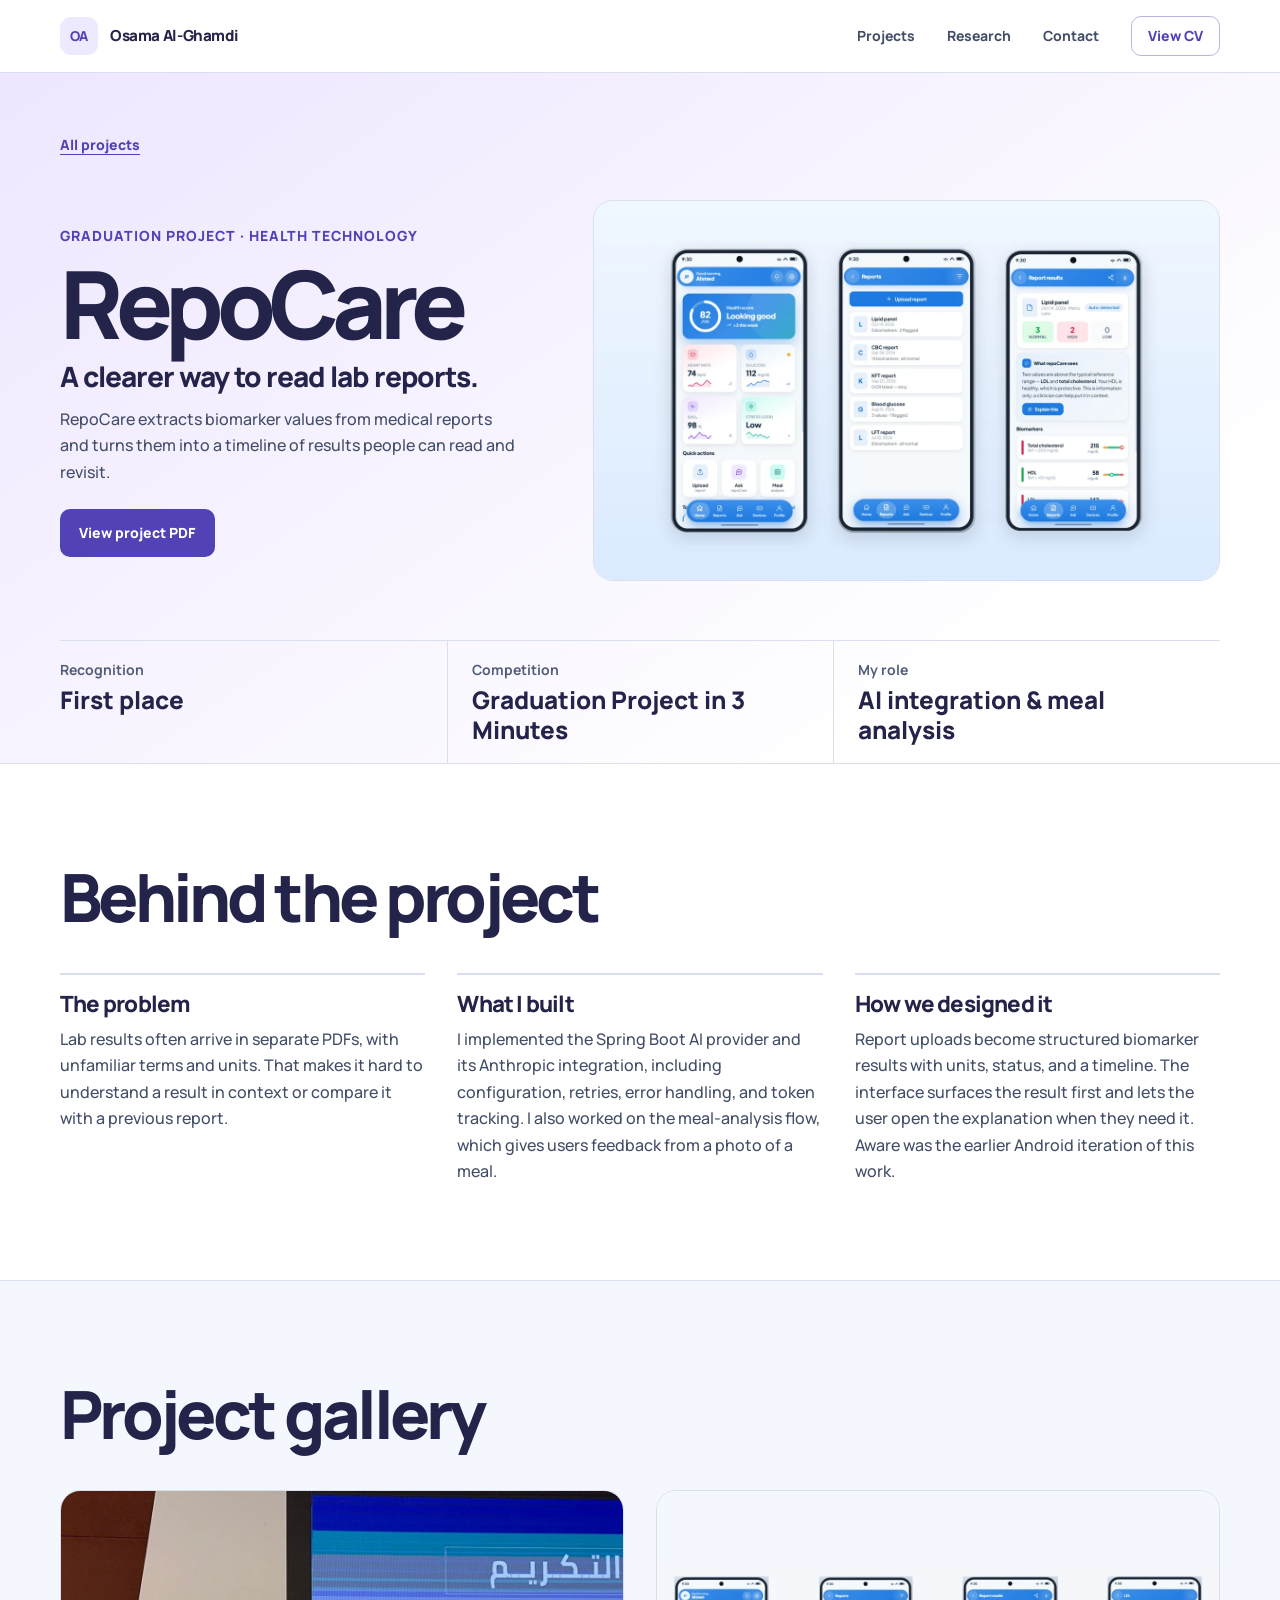
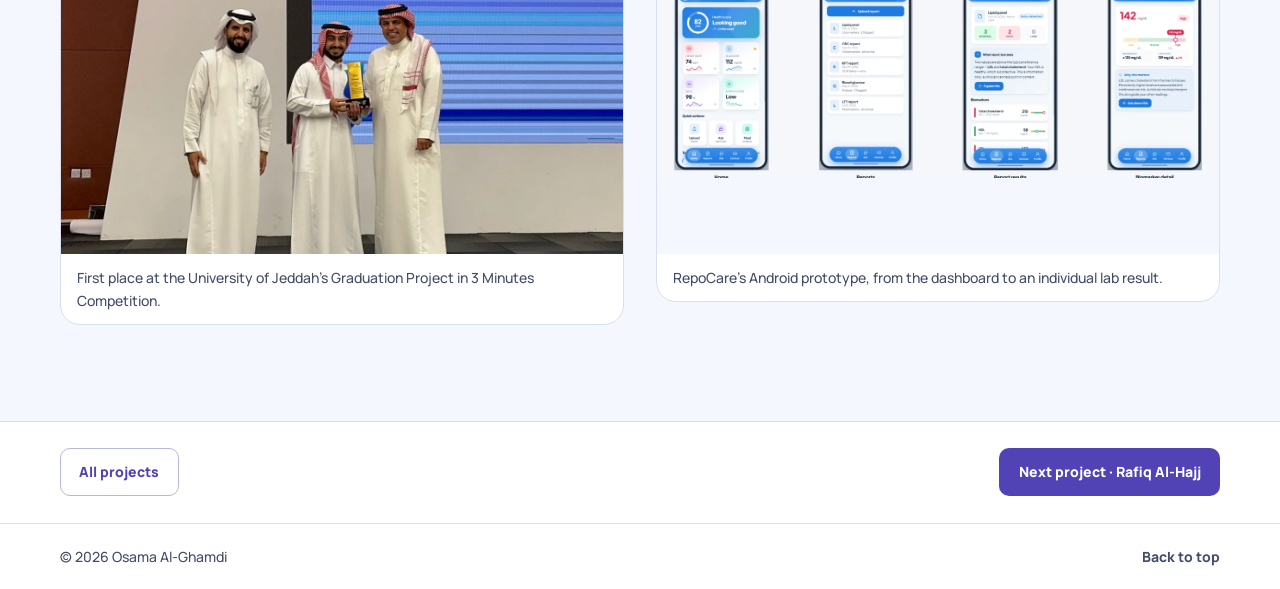
<file: projects/repocare/index.html>
<!doctype html>
<html lang="en" class="no-js">
<head>
  <meta charset="utf-8">
  <meta name="viewport" content="width=device-width, initial-scale=1">
  <title>RepoCare | Osama Al-Ghamdi</title>
  <meta name="description" content="RepoCare extracts biomarker values from medical reports and turns them into a timeline of results people can read and revisit.">
  <meta name="theme-color" content="#ffffff">
  <link rel="icon" href="../../assets/images/monogram.svg" type="image/svg+xml">
  <link rel="preload" href="../../assets/fonts/manrope-latin.woff2" as="font" type="font/woff2" crossorigin>
  <link rel="stylesheet" href="../../css/style.css">
  <script src="../../js/main.js" defer></script>
</head>
<body class="case-page case-repocare">
  <a class="skip-link" href="#main-content">Skip to content</a>
  <header class="site-header">
    <div class="container nav-wrap">
      <a class="brand" href="../../index.html"><span class="monogram" aria-hidden="true">OA</span><span>Osama Al-Ghamdi</span></a>
      <button class="nav-toggle" type="button" aria-expanded="false" aria-controls="primary-nav">Menu</button>
      <nav class="primary-nav" id="primary-nav" aria-label="Primary navigation">
        <a href="../../index.html#projects">Projects</a>
        <a href="../../index.html#research">Research</a>
        <a href="../../index.html#contact">Contact</a>
        <a class="button button-outline" href="../../assets/documents/osama-alghamdi-cv.pdf" target="_blank" rel="noopener">View CV</a>
      </nav>
    </div>
  </header>

  <main id="main-content" tabindex="-1">
    <section class="case-hero" aria-labelledby="case-title">
      <div class="container">
        <a class="case-back" href="../../index.html#projects">All projects</a>
        <div class="case-layout">
          <div class="case-copy">
            <p class="eyebrow">Graduation project · Health technology</p>
            <h1 id="case-title">RepoCare</h1>
            <p class="case-lead">A clearer way to read lab reports.</p>
            <p>RepoCare extracts biomarker values from medical reports and turns them into a timeline of results people can read and revisit.</p>
            <div class="action-row">
              <a class="button" href="../../assets/documents/repocare-project.pdf" target="_blank" rel="noopener">View project PDF</a>
            </div>
          </div>
          <figure class="case-photo case-cover"><img src="../../assets/images/project-covers/repocare.webp" alt="Three RepoCare screens for health tracking, medical reports, and lab results" width="1320" height="800" fetchpriority="high"></figure>
        </div>
      </div>
      <dl class="container case-facts">
        <div><dt>Recognition</dt><dd>First place</dd></div>
        <div><dt>Competition</dt><dd>Graduation Project in 3 Minutes</dd></div>
        <div><dt>My role</dt><dd>AI integration &amp; meal analysis</dd></div>
      </dl>
    </section>

    <section class="section" aria-labelledby="case-details">
      <div class="container">
        <div class="section-heading"><h2 id="case-details">Behind the project</h2></div>
        <div class="case-notes">
        <article><h3>The problem</h3><p>Lab results often arrive in separate PDFs, with unfamiliar terms and units. That makes it hard to understand a result in context or compare it with a previous report.</p></article>
        <article><h3>What I built</h3><p>I implemented the Spring Boot AI provider and its Anthropic integration, including configuration, retries, error handling, and token tracking. I also worked on the meal-analysis flow, which gives users feedback from a photo of a meal.</p></article>
        <article><h3>How we designed it</h3><p>Report uploads become structured biomarker results with units, status, and a timeline. The interface surfaces the result first and lets the user open the explanation when they need it. Aware was the earlier Android iteration of this work.</p></article>
        </div>
      </div>
    </section>

    <section class="section section-muted" aria-labelledby="gallery-title">
      <div class="container">
        <div class="section-heading"><h2 id="gallery-title">Project gallery</h2></div>
        <div class="case-gallery">
          <figure class="case-photo event-photo"><a class="photo-link" href="media/first-place-award.webp" aria-label="Open full project photo"><img src="media/first-place-award.webp" alt="Osama receiving the RepoCare competition trophy on stage" width="1400" height="788" loading="lazy" decoding="async"></a><figcaption>First place at the University of Jeddah’s Graduation Project in 3 Minutes Competition.</figcaption></figure>
          <figure class="case-photo"><a class="photo-link" href="media/app-screens.webp"><img src="media/app-screens.webp" alt="Four RepoCare screens showing health indicators, reports, and individual biomarker results" width="1304" height="491" loading="lazy" decoding="async"></a><figcaption>RepoCare’s Android prototype, from the dashboard to an individual lab result.</figcaption></figure>
        </div>
      </div>
    </section>
    <div class="container case-next">
      <a class="button button-outline" href="../../index.html#projects">All projects</a>
      <a class="button" href="../rafiq-al-hajj/index.html">Next project · Rafiq Al-Hajj</a>
    </div>
  </main>

  <footer class="site-footer">
    <div class="container footer-wrap">
      <p>© <span id="current-year">2026</span> Osama Al-Ghamdi</p>
      <a href="#main-content">Back to top</a>
    </div>
  </footer>
</body>
</html>
</file>
<file: css/style.css>
@font-face {
  font-family: Manrope;
  src: url("../assets/fonts/manrope-latin.woff2") format("woff2");
  font-style: normal;
  font-weight: 400 800;
  font-display: swap;
}

:root {
  color-scheme: light;
  --canvas: #ffffff;
  --surface: #ffffff;
  --surface-muted: #f5f7ff;
  --line: #d9dfef;
  --ink: #24244b;
  --muted: #424d67;
  --quiet: #525d79;
  --accent: #5142b5;
  --accent-hover: #392986;
  --accent-ink: #ffffff;
  --accent-soft: #ede9ff;
  --card-shadow: 0 12px 32px #3432600d;
  --container: 1160px;
  --header-height: 72px;
  --gutter: clamp(1rem, 4.4vw, 3.5rem);
  --radius: 20px;
}

*, *::before, *::after {
  box-sizing: border-box;
}

html {
  scroll-behavior: smooth;
  scroll-padding-block-start: calc(var(--header-height) + 1.5rem);
}

body {
  margin: 0;
  background: var(--canvas);
  color: var(--ink);
  font: 500 1rem/1.65 Manrope, system-ui, sans-serif;
}

img {
  display: block;
  max-width: 100%;
}

h1, h2, h3, p, figure {
  margin: 0;
}

h1, h2, h3 {
  line-height: 1.12;
  text-wrap: balance;
}

h2 {
  font-size: clamp(2.5rem, 5.2vw, 4.4rem);
  font-weight: 800;
  letter-spacing: -.055em;
}

h3 {
  font-size: 1.4rem;
  font-weight: 800;
  letter-spacing: -.035em;
}

p {
  color: var(--muted);
}

a {
  color: inherit;
  text-decoration: none;
}

button {
  font: inherit;
}

:focus-visible {
  outline: 2px solid var(--accent);
  outline-offset: 4px;
}

::selection {
  background: var(--accent-soft);
  color: var(--accent-hover);
}

.container {
  width: min(calc(100% - var(--gutter) * 2), var(--container));
  margin-inline: auto;
}

.skip-link {
  position: fixed;
  inset: .75rem auto auto .75rem;
  z-index: 10;
  padding: .55rem .8rem;
  transform: translateY(-150%);
  border-radius: .5rem;
  background: var(--accent);
  color: var(--accent-ink);
}

.skip-link:focus-visible {
  transform: none;
}

.site-header {
  position: sticky;
  z-index: 5;
  top: 0;
  border-bottom: 1px solid var(--line);
  background: #fffffff5;
  backdrop-filter: blur(16px);
}

.nav-wrap, .brand, .primary-nav {
  display: flex;
  align-items: center;
}

.nav-wrap {
  min-height: var(--header-height);
  justify-content: space-between;
  gap: 1.5rem;
}

.brand {
  gap: .75rem;
  font-size: .95rem;
  font-weight: 800;
  letter-spacing: -.025em;
}

.monogram {
  display: grid;
  width: 38px;
  height: 38px;
  place-items: center;
  flex: none;
  border-radius: 11px;
  background: var(--accent-soft);
  color: var(--accent);
  font-size: .85rem;
  letter-spacing: -.045em;
}

.primary-nav {
  gap: clamp(1rem, 2.5vw, 2.25rem);
}

.primary-nav > a:not(.button) {
  display: inline-flex;
  min-height: 44px;
  align-items: center;
  color: var(--muted);
  font-size: .875rem;
  font-weight: 750;
}

.primary-nav > a:not(.button):hover,
.primary-nav > a[aria-current="location"]:not(.button) {
  color: var(--accent);
}

.nav-toggle {
  display: none;
}

.button, .nav-toggle {
  min-height: 48px;
  align-items: center;
  justify-content: center;
  padding: .6rem 1.15rem;
  border: 1px solid transparent;
  border-radius: 10px;
  cursor: pointer;
  font-size: .875rem;
  font-weight: 800;
  line-height: 1.3;
  text-align: center;
  transition: background-color .18s, border-color .18s, color .18s;
}

.button {
  display: inline-flex;
  background: var(--accent);
  color: var(--accent-ink);
}

.button:hover {
  background: var(--accent-hover);
}

.button-outline, .nav-toggle {
  border-color: #b6b7dd;
  background: var(--surface);
  color: var(--accent);
}

.button-outline:hover, .nav-toggle:hover {
  border-color: var(--accent);
  background: var(--accent-soft);
  color: var(--accent-hover);
}

.primary-nav .button {
  min-height: 40px;
  padding-inline: 1rem;
}

.action-row {
  display: flex;
  flex-wrap: wrap;
  gap: .65rem;
}

.hero {
  padding-top: clamp(3rem, 6vw, 5.25rem);
  border-bottom: 1px solid var(--line);
  background:
    radial-gradient(ellipse at 88% 10%, #e9e2ff, transparent 58%),
    radial-gradient(ellipse at 5% 100%, #e2f8ee, transparent 54%),
    linear-gradient(165deg, #eef5ff, #fbfcff 78%);
}

.hero-grid {
  display: grid;
  grid-template-columns: minmax(0, 1.17fr) minmax(0, .93fr);
  align-items: center;
  gap: clamp(2.25rem, 7vw, 7rem);
}

.eyebrow {
  color: var(--accent);
  font-size: .875rem;
  font-weight: 800;
  letter-spacing: .07em;
  text-transform: uppercase;
}

.role {
  margin-bottom: 1.15rem;
}

.hero h1 {
  font-size: clamp(4rem, 8.3vw, 7.9rem);
  font-weight: 800;
  letter-spacing: -.065em;
  line-height: .98;
  text-wrap: initial;
}

.hero h1 span {
  color: var(--accent);
}

.hero-lead {
  max-width: 40ch;
  margin-block: 1.5rem 1.65rem;
  font-size: clamp(1rem, 1.7vw, 1.24rem);
}

.availability {
  display: flex;
  align-items: center;
  gap: .55rem;
  margin-top: 1.25rem;
  font-size: .875rem;
  font-weight: 750;
}

.availability::before {
  width: .5rem;
  height: .5rem;
  flex: none;
  border-radius: 50%;
  background: #178060;
  content: "";
}

.social-links {
  display: flex;
  flex-wrap: wrap;
  gap: 1.4rem;
  margin: .15rem 0 0;
  padding: 0;
  list-style: none;
}

.social-links a, .footer-wrap a {
  display: inline-flex;
  min-height: 40px;
  align-items: center;
  color: var(--muted);
  font-size: .875rem;
  font-weight: 750;
}

.social-links a:hover, .footer-wrap a:hover {
  color: var(--accent);
  text-decoration: underline;
  text-underline-offset: .25em;
}

.portrait {
  overflow: hidden;
  border: 1px solid var(--line);
  border-radius: var(--radius);
  background: var(--surface);
  box-shadow: 0 24px 55px #463a8524;
}

.portrait img {
  width: 100%;
  height: auto;
  aspect-ratio: 1.02;
  object-fit: cover;
  object-position: 50% 44%;
}

.portrait figcaption {
  display: flex;
  flex-wrap: wrap;
  justify-content: space-between;
  gap: .25rem 1rem;
  padding: .75rem 1rem;
  color: var(--muted);
  font-size: .8125rem;
  font-weight: 700;
}

.highlights {
  display: grid;
  grid-template-columns: repeat(4, minmax(0, 1fr));
  margin-top: clamp(2.25rem, 5vw, 3.75rem);
  margin-bottom: 0;
  padding: 0;
  border-top: 1px solid var(--line);
  list-style: none;
}

.highlights li + li {
  border-inline-start: 1px solid var(--line);
}

.highlights a {
  display: grid;
  gap: .2rem;
  height: 100%;
  align-content: center;
  padding: 1.1rem clamp(.8rem, 2vw, 1.65rem);
}

.highlights li:first-child a {
  padding-inline-start: 0;
}

.highlights strong {
  color: var(--ink);
  font-size: clamp(1.25rem, 2.5vw, 1.8rem);
  font-weight: 800;
  letter-spacing: -.04em;
  line-height: 1.15;
}

.highlights small {
  font-size: .7em;
  color: var(--quiet);
}

.highlights span {
  color: var(--muted);
  font-size: .875rem;
}

.highlights a:hover strong {
  color: var(--accent);
}

.section {
  padding-block: clamp(3.75rem, 7.5vw, 7rem);
}

#projects {
  padding-top: clamp(3.75rem, 6vw, 5rem);
}

.section-muted {
  border-block: 1px solid var(--line);
  background: var(--surface-muted);
}

.section-heading {
  margin-bottom: clamp(1.4rem, 3vw, 2.6rem);
}

.section-heading p {
  max-width: 55ch;
  margin-top: .7rem;
}

.featured-grid, .project-grid, .skills-grid {
  display: grid;
  gap: clamp(.85rem, 2vw, 1.4rem);
}

.featured-grid {
  grid-template-columns: repeat(2, minmax(0, 1fr));
}

.project-grid, .skills-grid {
  grid-template-columns: repeat(3, minmax(0, 1fr));
}

.project-card, .skill-group {
  border: 1px solid var(--line);
  border-radius: var(--radius);
  background: var(--surface);
}

.project-card {
  display: flex;
  flex-direction: column;
  min-width: 0;
  box-shadow: var(--card-shadow);
  transition: border-color .18s, box-shadow .18s;
}

.project-card:hover, .project-card:focus-within {
  border-color: #a39adc;
  box-shadow: 0 14px 32px #5142b51a;
}

.project-visual {
  position: relative;
  min-height: 176px;
  aspect-ratio: 1.65;
  overflow: hidden;
  border-radius: calc(var(--radius) - 1px) calc(var(--radius) - 1px) 0 0;
}

.project-visual img {
  position: absolute;
  inset: 0;
  width: 100%;
  height: 100%;
  object-fit: cover;
}

.project-content {
  display: flex;
  flex-grow: 1;
  flex-direction: column;
  align-items: flex-start;
  padding: clamp(1.15rem, 2.6vw, 1.8rem);
}

.featured-card h3 {
  font-size: clamp(1.85rem, 3.1vw, 2.45rem);
  letter-spacing: -.055em;
}

.project-content h3 + p {
  margin-top: .6rem;
}

.project-award, .project-type {
  color: var(--accent);
  font-size: .875rem;
  font-weight: 750;
  margin-bottom: .65rem;
}

.subsection-heading {
  margin-block: clamp(2.3rem, 4vw, 3.5rem) 1rem;
}

.tags {
  display: flex;
  flex-wrap: wrap;
  gap: .4rem;
  margin: .95rem 0 1.05rem;
  padding: 0;
  list-style: none;
}

.tags li {
  padding: .16rem .58rem;
  border: 1px solid var(--line);
  border-radius: 6px;
  color: var(--muted);
  font-size: .8125rem;
  font-weight: 650;
}

.card-links {
  display: flex;
  flex-wrap: wrap;
  column-gap: 1.3rem;
}

.project-content > .card-links {
  margin-top: auto;
}

.card-links a {
  display: inline-flex;
  min-height: 34px;
  align-items: center;
  color: var(--accent);
  font-size: .875rem;
  font-weight: 800;
  text-decoration: underline;
  text-decoration-color: #8c7fd2;
  text-underline-offset: .24em;
}

.card-links a:hover {
  color: var(--accent-hover);
  text-decoration-color: currentColor;
}

.research-card {
  display: grid;
  grid-template-columns: minmax(0, .75fr) minmax(0, 1.75fr);
  overflow: hidden;
  border: 1px solid var(--line);
  border-radius: var(--radius);
  background: var(--surface);
}

.research-meta, .research-content {
  padding: clamp(1.3rem, 4.4vw, 3.5rem);
}

.research-meta {
  border-inline-end: 1px solid var(--line);
  background: linear-gradient(145deg, #e7e0ff, #f3eeff 70%);
}

.research-meta strong {
  display: block;
  margin-block: .4rem .8rem;
  color: var(--accent-hover);
  font-size: clamp(1.8rem, 4vw, 3rem);
  letter-spacing: -.065em;
  line-height: 1.15;
}

.research-meta p + p {
  margin-top: .6rem;
}

.research-content h3 {
  font-size: clamp(2rem, 4.8vw, 3.8rem);
  letter-spacing: -.06em;
}

.paper-title {
  margin-block: .6rem .75rem;
  color: var(--ink);
  font-weight: 800;
}

.research-content .action-row {
  margin-top: 1.4rem;
}

.about-grid, .contact-grid {
  display: grid;
  grid-template-columns: minmax(0, 1fr) minmax(0, .9fr);
  align-items: center;
  gap: clamp(1.5rem, 7vw, 6rem);
}

.about-intro, .contact-grid h2 + p {
  margin-block: 1rem;
}

.facts {
  display: grid;
  grid-template-columns: repeat(2, minmax(0, 1fr));
  margin: 0;
  padding: 1.2rem;
  border: 1px solid var(--line);
  border-radius: var(--radius);
  background: var(--surface);
}

.facts > div {
  padding: .75rem .6rem;
}

.facts dt, .contact-links span, .timeline-meta span + span {
  color: var(--quiet);
  font-size: .875rem;
}

.facts dd {
  margin: .15rem 0 0;
  font-weight: 800;
}

.detail-list {
  margin: 0;
  padding: 0;
  border-top: 1px solid var(--line);
  list-style: none;
}

.detail-list > li {
  display: grid;
  grid-template-columns: minmax(9rem, .31fr) 1fr;
  gap: .7rem 1.7rem;
  padding-block: 1.25rem;
  border-bottom: 1px solid var(--line);
}

.detail-list h3 {
  margin-bottom: .4rem;
}

.detail-label {
  color: var(--accent);
  font-size: .875rem;
  font-weight: 800;
}

.timeline-meta {
  display: grid;
  align-content: start;
  gap: .2rem;
}

.organization {
  margin-bottom: .3rem;
  font-weight: 800;
}

.skill-group {
  padding: 1.25rem;
}

.skill-group .tags {
  margin-bottom: 0;
}

.contact-section {
  background: linear-gradient(125deg, #e0f6ed, #edf2ff 74%);
}

.contact-grid p {
  max-width: 42ch;
}

.contact-grid .button {
  margin-top: .25rem;
}

.contact-links {
  display: grid;
  gap: .45rem;
  margin: 0;
  padding: 0;
  list-style: none;
}

.contact-links a {
  display: flex;
  min-height: 52px;
  align-items: baseline;
  justify-content: space-between;
  flex-wrap: wrap;
  gap: .2rem 1rem;
  padding: .8rem 1rem;
  border: 1px solid var(--line);
  border-radius: 9px;
  background: var(--surface);
}

.contact-links a:hover {
  border-color: var(--accent);
}

.contact-links strong {
  overflow-wrap: anywhere;
  font-size: .875rem;
}

.site-footer {
  border-top: 1px solid var(--line);
}

.footer-wrap {
  display: flex;
  flex-wrap: wrap;
  justify-content: space-between;
  align-items: center;
  gap: .45rem 1.2rem;
  padding-block: .8rem;
  font-size: .875rem;
}

@media (max-width: 850px) {
  .hero-grid {
    gap: clamp(1.5rem, 5vw, 3rem);
  }

  .hero h1 {
    font-size: clamp(3.25rem, 8.8vw, 5rem);
  }

  .highlights {
    grid-template-columns: repeat(2, minmax(0, 1fr));
  }

  .highlights li:nth-child(3) {
    border-inline-start: 0;
  }

  .highlights li:nth-child(3) a {
    padding-inline-start: 0;
  }

  .highlights li:nth-child(n + 3) {
    border-top: 1px solid var(--line);
  }

  .project-grid, .skills-grid {
    grid-template-columns: repeat(2, minmax(0, 1fr));
  }

  .about-grid, .contact-grid {
    gap: 1.6rem;
  }
}

@media (max-width: 700px) {
  :root {
    --header-height: 64px;
  }

  .nav-wrap {
    flex-wrap: wrap;
    gap: 0 1rem;
  }

  .nav-toggle {
    display: inline-flex;
    min-height: 42px;
    padding-inline: .85rem;
  }

  .primary-nav {
    position: absolute;
    inset: calc(100% + .5rem) var(--gutter) auto;
    display: none;
    flex-direction: column;
    align-items: stretch;
    gap: .15rem;
    max-height: calc(100vh - var(--header-height) - 1.5rem);
    overflow: auto;
    padding: .65rem;
    border: 1px solid var(--line);
    border-radius: 12px;
    background: var(--surface);
    box-shadow: 0 15px 35px #36326526;
  }

  .primary-nav.is-open {
    display: flex;
  }

  .primary-nav > a:not(.button) {
    padding-inline: .7rem;
  }

  .no-js .site-header {
    position: static;
  }

  .no-js .nav-toggle {
    display: none;
  }

  .no-js .primary-nav {
    position: static;
    display: flex;
    width: 100%;
    flex-direction: row;
    flex-wrap: wrap;
    align-items: center;
    justify-content: flex-start;
    padding: 0 0 .35rem;
    border: 0;
    box-shadow: none;
    background: transparent;
  }

  .no-js .brand {
    min-height: var(--header-height);
  }

  .hero-grid, .about-grid, .contact-grid, .research-card {
    grid-template-columns: minmax(0, 1fr);
  }

  .hero h1 {
    font-size: clamp(3.1rem, 13.2vw, 5.6rem);
  }

  .portrait {
    width: min(100%, 34rem);
  }

  .portrait img {
    aspect-ratio: 1.09;
    object-position: 50% 43%;
  }

  .research-meta {
    border-inline-end: 0;
    border-bottom: 1px solid var(--line);
  }
}

@media (max-width: 570px) {
  .featured-grid, .project-grid, .skills-grid {
    grid-template-columns: minmax(0, 1fr);
  }

  .detail-list > li {
    grid-template-columns: minmax(0, 1fr);
  }
}

@media (max-width: 370px) {
  .brand {
    gap: .4rem;
    font-size: .85rem;
  }

  .role {
    letter-spacing: .03em;
  }

  .facts {
    grid-template-columns: minmax(0, 1fr);
    padding: .6rem;
  }
}

@media (prefers-reduced-motion: reduce) {
  html {
    scroll-behavior: auto;
  }

  *, *::before, *::after {
    transition-duration: .01ms !important;
  }
}

.case-page {
  --case-tint: #eee6ff;
}

.case-rafiq-al-hajj {
  --case-tint: #dcf6e9;
}

.case-airquest {
  --case-tint: #e8e4ff;
}

.case-15-min {
  --case-tint: #dfedff;
}

.case-hero {
  padding-top: clamp(1.8rem, 4vw, 3.25rem);
  border-bottom: 1px solid var(--line);
  background: linear-gradient(145deg, var(--case-tint), #ffffff 82%);
}

.case-back {
  display: inline-flex;
  min-height: 40px;
  align-items: center;
  margin-bottom: clamp(1rem, 3vw, 2.25rem);
  color: var(--accent);
  font-size: .875rem;
  font-weight: 800;
  text-decoration: underline;
  text-underline-offset: .3em;
}

.case-back:hover {
  color: var(--accent-hover);
}

.case-layout {
  display: grid;
  grid-template-columns: minmax(0, .85fr) minmax(0, 1.15fr);
  align-items: center;
  gap: clamp(1.5rem, 5.5vw, 5rem);
}

.case-copy h1 {
  margin-block: .65rem .55rem;
  font-size: clamp(3.1rem, 7.35vw, 7.15rem);
  font-weight: 800;
  letter-spacing: -.075em;
  line-height: .98;
}

.case-copy p {
  max-width: 46ch;
}

.case-copy .case-lead {
  margin-bottom: .7rem;
  color: var(--ink);
  font-size: clamp(1.15rem, 2.4vw, 1.75rem);
  font-weight: 800;
  letter-spacing: -.035em;
  line-height: 1.3;
}

.case-copy .action-row {
  margin-top: 1.5rem;
}

.case-photo {
  width: 100%;
  overflow: hidden;
  border: 1px solid var(--line);
  border-radius: var(--radius);
  background: var(--surface);
}

.case-photo img {
  width: 100%;
  height: auto;
}

.case-photo figcaption {
  padding: .75rem 1rem;
  color: var(--muted);
  font-size: .875rem;
}

.case-cover img {
  aspect-ratio: 1.65;
  object-fit: cover;
}

.case-facts {
  display: grid;
  grid-template-columns: repeat(3, minmax(0, 1fr));
  margin-block: clamp(1.8rem, 5vw, 3.7rem) 0;
  border-top: 1px solid var(--line);
}

.case-facts > div {
  padding: 1.1rem clamp(.7rem, 2.3vw, 1.5rem);
}

.case-facts > div:first-child {
  padding-inline-start: 0;
}

.case-facts > div + div {
  border-inline-start: 1px solid var(--line);
}

.case-facts dt {
  color: var(--quiet);
  font-size: .875rem;
  font-weight: 700;
}

.case-facts dd {
  margin: .2rem 0 0;
  color: var(--ink);
  font-size: clamp(1.05rem, 1.9vw, 1.55rem);
  font-weight: 800;
  line-height: 1.24;
}

.case-notes {
  display: grid;
  grid-template-columns: repeat(3, minmax(0, 1fr));
  gap: clamp(1.15rem, 3vw, 2rem);
}

.case-notes article {
  padding-top: 1rem;
  border-top: 2px solid var(--line);
}

.case-notes p {
  margin-top: .65rem;
}

.case-gallery {
  display: grid;
  grid-template-columns: repeat(2, minmax(0, 1fr));
  gap: clamp(1rem, 3vw, 2rem);
  align-items: start;
}

.case-gallery .case-photo:only-child {
  grid-column: 1 / -1;
  width: min(100%, 42rem);
}

.case-gallery img {
  aspect-ratio: 1.55;
  object-fit: contain;
  background: var(--surface-muted);
}

.case-gallery .event-photo img,
.case-gallery .stage-photo img {
  object-fit: cover;
}

.case-rafiq-al-hajj .event-photo img {
  object-position: center 64%;
}

.case-airquest .case-gallery {
  max-width: 54rem;
  margin-inline: auto;
}

.case-airquest .case-gallery img {
  aspect-ratio: 9 / 16;
  object-fit: contain;
}

.case-15-min .event-photo img {
  /* Frame the 740 × 416 photo inside the original 740 × 1600 screenshot. */
  aspect-ratio: 740 / 416;
  object-position: center 51.01%;
}

.photo-link {
  display: block;
  cursor: zoom-in;
}

.photo-link:focus-visible {
  outline-offset: -4px;
}

.case-next {
  display: flex;
  flex-wrap: wrap;
  justify-content: space-between;
  gap: .65rem;
  padding-block: 1.65rem;
}

@media (max-width: 700px) {
  .case-layout, .case-notes, .case-gallery {
    grid-template-columns: minmax(0, 1fr);
  }

  .case-layout .case-photo {
    width: min(100%, 34rem);
  }
}

@media (max-width: 560px) {
  .case-facts {
    grid-template-columns: minmax(0, 1fr);
  }

  .case-facts > div {
    padding: .8rem 0;
  }

  .case-facts > div + div {
    border-top: 1px solid var(--line);
    border-inline-start: 0;
  }
}
</file>
